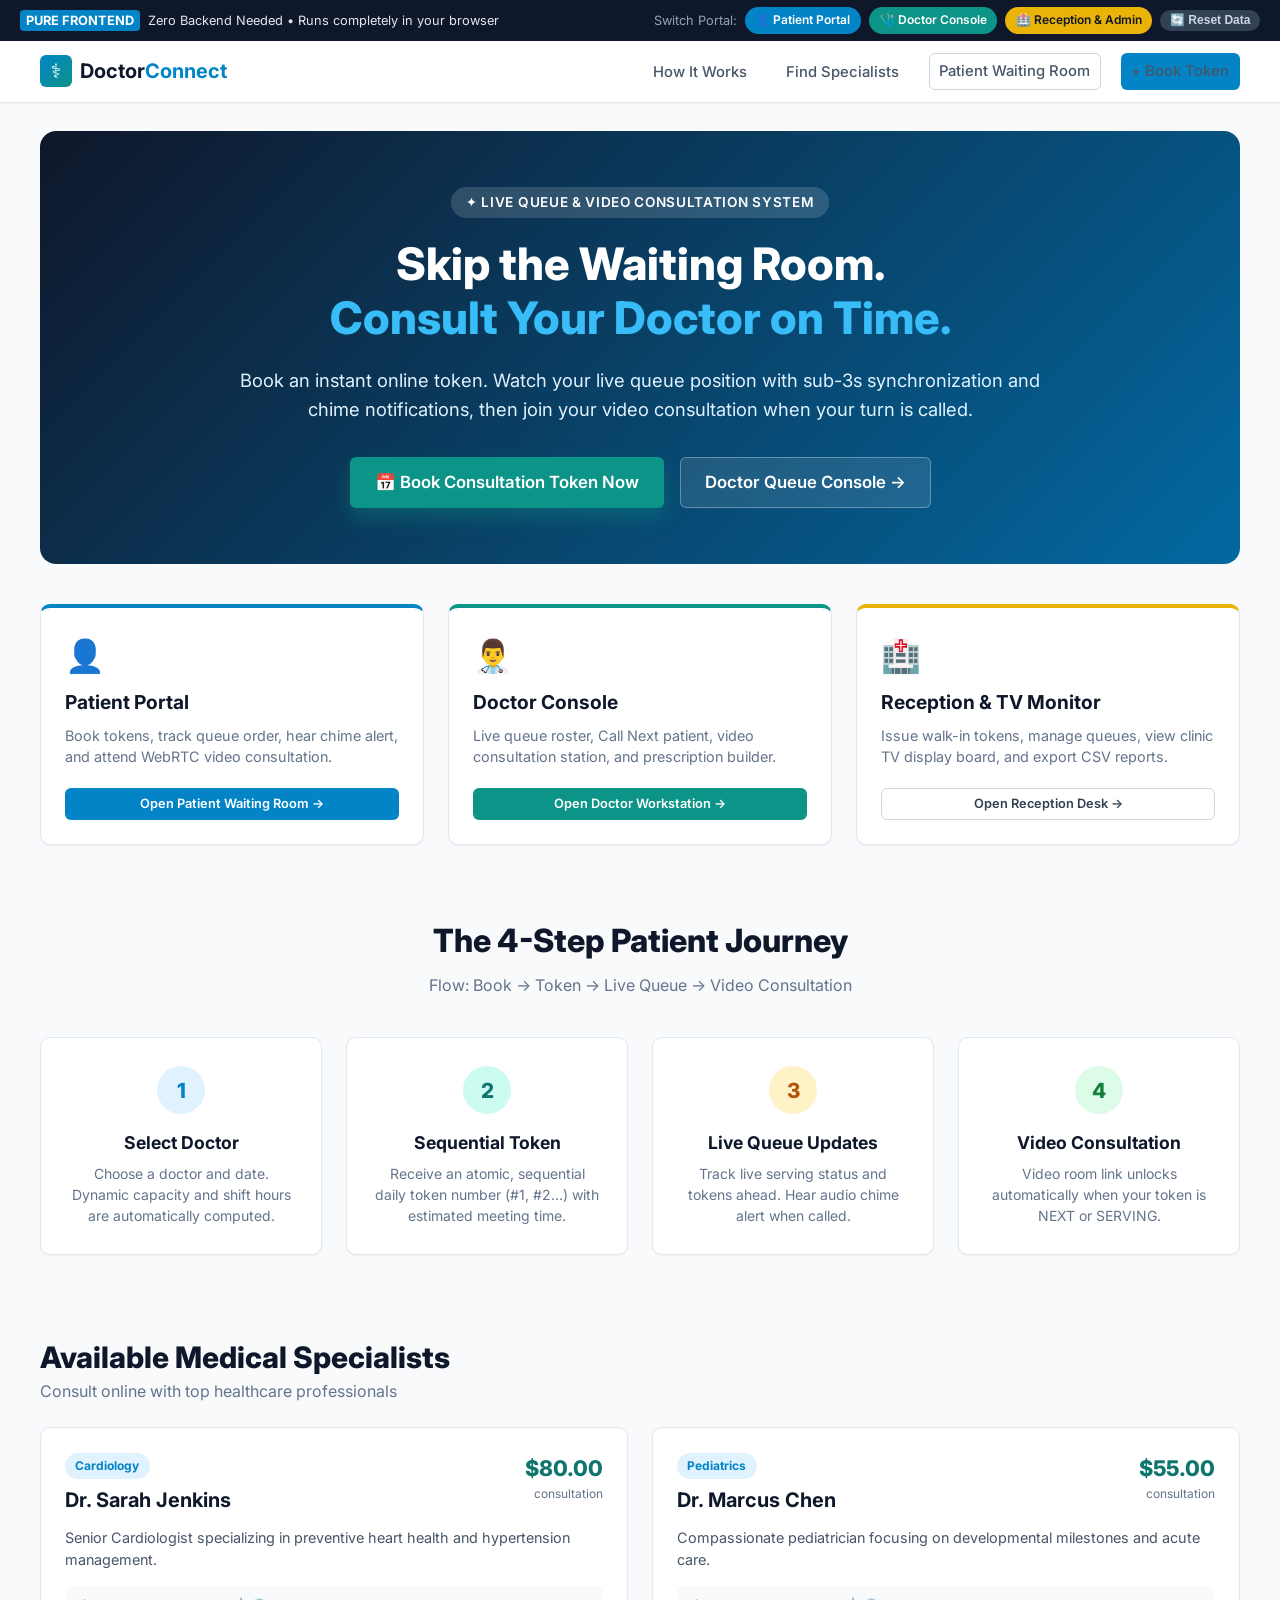
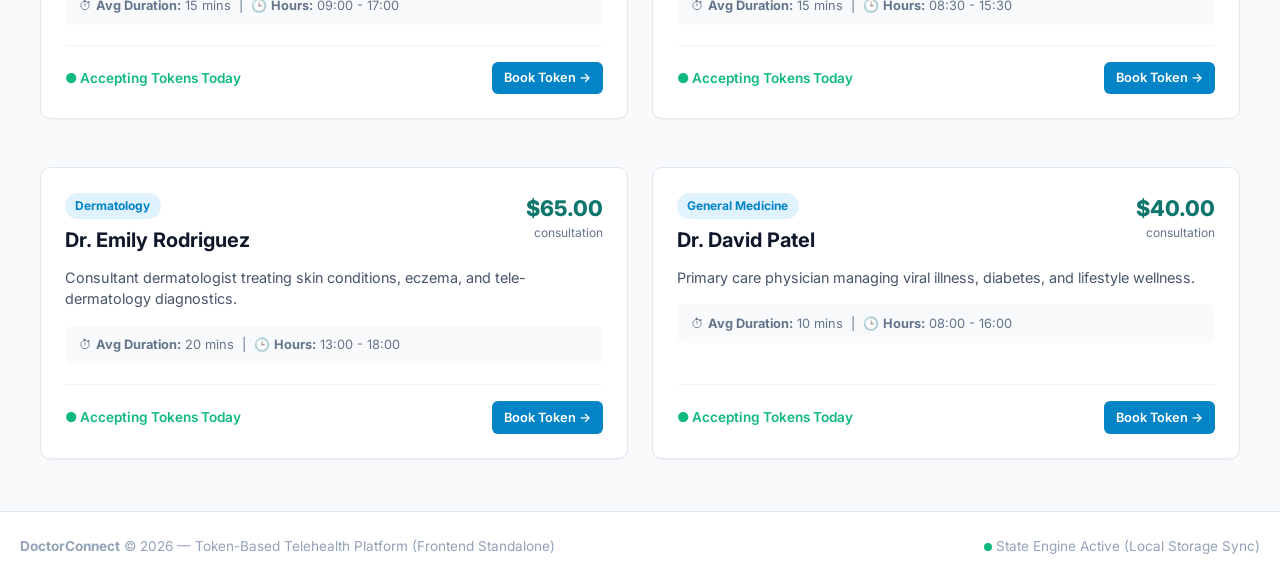
<file: frontend/index.html>
<!DOCTYPE html>
<html lang="en">
<head>
    <meta charset="UTF-8">
    <meta name="viewport" content="width=device-width, initial-scale=1.0">
    <title>DoctorConnect - Token-Based Consultation Platform (Frontend Standalone)</title>
    <link rel="preconnect" href="https://fonts.googleapis.com">
    <link href="https://fonts.googleapis.com/css2?family=Inter:wght@400;500;600;700;800;900&display=swap" rel="stylesheet">
    <link rel="stylesheet" href="css/style.css">
</head>
<body>

<!-- TOP ROLE SWITCHER BAR -->
<div class="demo-top-bar">
    <div style="display:flex; align-items:center; gap:8px;">
        <span style="background:#0284c7; color:white; padding:1px 6px; border-radius:4px; font-weight:700;">PURE FRONTEND</span>
        <span>Zero Backend Needed &bull; Runs completely in your browser</span>
    </div>
    <div class="role-pills">
        <span style="color:#94a3b8;">Switch Portal:</span>
        <a href="patient.html" class="role-pill" style="background:#0284c7; color:white;">👤 Patient Portal</a>
        <a href="doctor.html" class="role-pill" style="background:#0d9488; color:white;">🩺 Doctor Console</a>
        <a href="admin.html" class="role-pill" style="background:#eab308; color:#0f172a;">🏥 Reception & Admin</a>
        <button onclick="if(confirm('Reset all demo tokens to initial state?')) { DCStore.reset(); alert('State reset!'); window.location.reload(); }" class="role-pill" style="background:#334155; color:#cbd5e1; border:none;">🔄 Reset Data</button>
    </div>
</div>

<!-- NAVBAR -->
<header class="navbar">
    <div class="nav-container">
        <a href="index.html" class="brand">
            <div class="brand-icon">⚕</div>
            <div>Doctor<span>Connect</span></div>
        </a>
        <nav>
            <ul class="nav-links">
                <li><a href="#how-it-works">How It Works</a></li>
                <li><a href="#doctors">Find Specialists</a></li>
                <li><a href="patient.html" class="btn btn-outline btn-sm">Patient Waiting Room</a></li>
                <li><a href="patient.html?book=1" class="btn btn-primary btn-sm">+ Book Token</a></li>
            </ul>
        </nav>
    </div>
</header>

<main class="main-content">
    <!-- HERO -->
    <div style="background: linear-gradient(135deg, #0f172a 0%, #0369a1 100%); color:white; border-radius:var(--radius-lg); padding:3.5rem 2rem; margin-bottom:2.5rem; text-align:center;">
        <div style="max-width:820px; margin:0 auto;">
            <span style="background:rgba(255,255,255,0.15); padding:0.35rem 0.9rem; border-radius:var(--radius-full); font-size:0.85rem; font-weight:600; text-transform:uppercase; letter-spacing:0.05em; display:inline-block; margin-bottom:1.25rem;">
                ✦ Live Queue & Video Consultation System
            </span>
            <h1 style="font-size:2.8rem; font-weight:800; line-height:1.2; margin-bottom:1.25rem;">
                Skip the Waiting Room.<br><span style="color:#38bdf8;">Consult Your Doctor on Time.</span>
            </h1>
            <p style="font-size:1.15rem; color:#e0f2fe; margin-bottom:2rem; line-height:1.6;">
                Book an instant online token. Watch your live queue position with sub-3s synchronization and chime notifications, then join your video consultation when your turn is called.
            </p>
            <div style="display:flex; justify-content:center; gap:1rem; flex-wrap:wrap;">
                <a href="patient.html?book=1" class="btn btn-teal btn-lg" style="box-shadow:0 10px 20px rgba(13,148,136,0.35);">
                    📅 Book Consultation Token Now
                </a>
                <a href="doctor.html" class="btn btn-outline btn-lg" style="background:rgba(255,255,255,0.1); border-color:rgba(255,255,255,0.3); color:white;">
                    Doctor Queue Console &rarr;
                </a>
            </div>
        </div>
    </div>

    <!-- QUICK PORTAL ACCESS CARDS -->
    <div class="grid-3" style="margin-bottom:3rem;">
        <div class="card" style="border-top:4px solid #0284c7;">
            <div style="font-size:2rem; margin-bottom:0.5rem;">👤</div>
            <h3 style="font-size:1.2rem; font-weight:700; color:#0f172a; margin-bottom:0.5rem;">Patient Portal</h3>
            <p style="color:#64748b; font-size:0.9rem; margin-bottom:1.25rem;">Book tokens, track queue order, hear chime alert, and attend WebRTC video consultation.</p>
            <a href="patient.html" class="btn btn-primary btn-sm" style="width:100%;">Open Patient Waiting Room &rarr;</a>
        </div>

        <div class="card" style="border-top:4px solid #0d9488;">
            <div style="font-size:2rem; margin-bottom:0.5rem;">👨‍⚕️</div>
            <h3 style="font-size:1.2rem; font-weight:700; color:#0f172a; margin-bottom:0.5rem;">Doctor Console</h3>
            <p style="color:#64748b; font-size:0.9rem; margin-bottom:1.25rem;">Live queue roster, Call Next patient, video consultation station, and prescription builder.</p>
            <a href="doctor.html" class="btn btn-teal btn-sm" style="width:100%;">Open Doctor Workstation &rarr;</a>
        </div>

        <div class="card" style="border-top:4px solid #eab308;">
            <div style="font-size:2rem; margin-bottom:0.5rem;">🏥</div>
            <h3 style="font-size:1.2rem; font-weight:700; color:#0f172a; margin-bottom:0.5rem;">Reception & TV Monitor</h3>
            <p style="color:#64748b; font-size:0.9rem; margin-bottom:1.25rem;">Issue walk-in tokens, manage queues, view clinic TV display board, and export CSV reports.</p>
            <a href="admin.html" class="btn btn-outline btn-sm" style="width:100%;">Open Reception Desk &rarr;</a>
        </div>
    </div>

    <!-- HOW IT WORKS -->
    <div id="how-it-works" style="margin-bottom:3.5rem;">
        <div style="text-align:center; max-width:650px; margin:0 auto 2.5rem;">
            <h2 style="font-size:2rem; font-weight:800; color:#0f172a; margin-bottom:0.5rem;">The 4-Step Patient Journey</h2>
            <p style="color:#64748b;">Flow: Book &rarr; Token &rarr; Live Queue &rarr; Video Consultation</p>
        </div>

        <div class="grid-2" style="grid-template-columns: repeat(auto-fit, minmax(250px, 1fr));">
            <div class="card" style="text-align:center; padding:1.75rem;">
                <div style="width:48px; height:48px; background:#e0f2fe; color:#0284c7; border-radius:50%; display:flex; align-items:center; justify-content:center; font-size:1.3rem; font-weight:800; margin:0 auto 1rem;">1</div>
                <h3 style="font-size:1.1rem; color:#0f172a; margin-bottom:0.4rem;">Select Doctor</h3>
                <p style="color:#64748b; font-size:0.875rem;">Choose a doctor and date. Dynamic capacity and shift hours are automatically computed.</p>
            </div>
            <div class="card" style="text-align:center; padding:1.75rem;">
                <div style="width:48px; height:48px; background:#ccfbf1; color:#0f766e; border-radius:50%; display:flex; align-items:center; justify-content:center; font-size:1.3rem; font-weight:800; margin:0 auto 1rem;">2</div>
                <h3 style="font-size:1.1rem; color:#0f172a; margin-bottom:0.4rem;">Sequential Token</h3>
                <p style="color:#64748b; font-size:0.875rem;">Receive an atomic, sequential daily token number (#1, #2...) with estimated meeting time.</p>
            </div>
            <div class="card" style="text-align:center; padding:1.75rem;">
                <div style="width:48px; height:48px; background:#fef3c7; color:#b45309; border-radius:50%; display:flex; align-items:center; justify-content:center; font-size:1.3rem; font-weight:800; margin:0 auto 1rem;">3</div>
                <h3 style="font-size:1.1rem; color:#0f172a; margin-bottom:0.4rem;">Live Queue Updates</h3>
                <p style="color:#64748b; font-size:0.875rem;">Track live serving status and tokens ahead. Hear audio chime alert when called.</p>
            </div>
            <div class="card" style="text-align:center; padding:1.75rem;">
                <div style="width:48px; height:48px; background:#dcfce7; color:#15803d; border-radius:50%; display:flex; align-items:center; justify-content:center; font-size:1.3rem; font-weight:800; margin:0 auto 1rem;">4</div>
                <h3 style="font-size:1.1rem; color:#0f172a; margin-bottom:0.4rem;">Video Consultation</h3>
                <p style="color:#64748b; font-size:0.875rem;">Video room link unlocks automatically when your token is NEXT or SERVING.</p>
            </div>
        </div>
    </div>

    <!-- SPECIALISTS DIRECTORY -->
    <div id="doctors">
        <div style="margin-bottom:1.5rem;">
            <h2 style="font-size:1.85rem; font-weight:800; color:#0f172a;">Available Medical Specialists</h2>
            <p style="color:#64748b;">Consult online with top healthcare professionals</p>
        </div>

        <div class="grid-2" id="doctors-container"></div>
    </div>
</main>

<footer class="footer">
    <div style="max-width:1240px; margin:0 auto; display:flex; justify-content:space-between; align-items:center; flex-wrap:wrap; gap:1rem;">
        <div><strong>DoctorConnect</strong> &copy; 2026 &mdash; Token-Based Telehealth Platform (Frontend Standalone)</div>
        <div><span class="pulse-dot"></span> State Engine Active (Local Storage Sync)</div>
    </div>
</footer>

<script src="js/app.js"></script>
<script>
document.addEventListener('DOMContentLoaded', () => {
    const state = DCStore.load();
    const container = document.getElementById('doctors-container');

    container.innerHTML = state.doctors.map(d => `
        <div class="card" style="display:flex; flex-direction:column; justify-content:space-between;">
            <div>
                <div style="display:flex; justify-content:space-between; align-items:flex-start; margin-bottom:0.75rem;">
                    <div>
                        <span class="badge" style="background:#e0f2fe; color:#0284c7; font-weight:700;">${d.specialization}</span>
                        <h3 style="font-size:1.25rem; font-weight:700; color:#0f172a; margin-top:0.35rem;">${d.name}</h3>
                    </div>
                    <div style="text-align:right;">
                        <div style="font-size:1.35rem; font-weight:800; color:#0f766e;">$${d.fee.toFixed(2)}</div>
                        <div style="font-size:0.75rem; color:#64748b;">consultation</div>
                    </div>
                </div>

                <p style="color:#475569; font-size:0.9rem; line-height:1.5; margin-bottom:1rem;">${d.bio}</p>

                <div style="background:#f8fafc; padding:0.6rem 0.9rem; border-radius:6px; font-size:0.8rem; color:#64748b; margin-bottom:1.25rem;">
                    ⏱ <strong>Avg Duration:</strong> ${d.avg_mins} mins &nbsp;|&nbsp; 🕒 <strong>Hours:</strong> ${d.start_time} - ${d.end_time}
                </div>
            </div>

            <div style="border-top:1px solid #f1f5f9; padding-top:1rem; display:flex; justify-content:space-between; align-items:center;">
                <span style="font-size:0.85rem; color:#10b981; font-weight:600;">● Accepting Tokens Today</span>
                <a href="patient.html?doctor_id=${d.id}&book=1" class="btn btn-primary btn-sm">
                    Book Token &rarr;
                </a>
            </div>
        </div>
    `).join('');
});
</script>

</body>
</html>
</file>
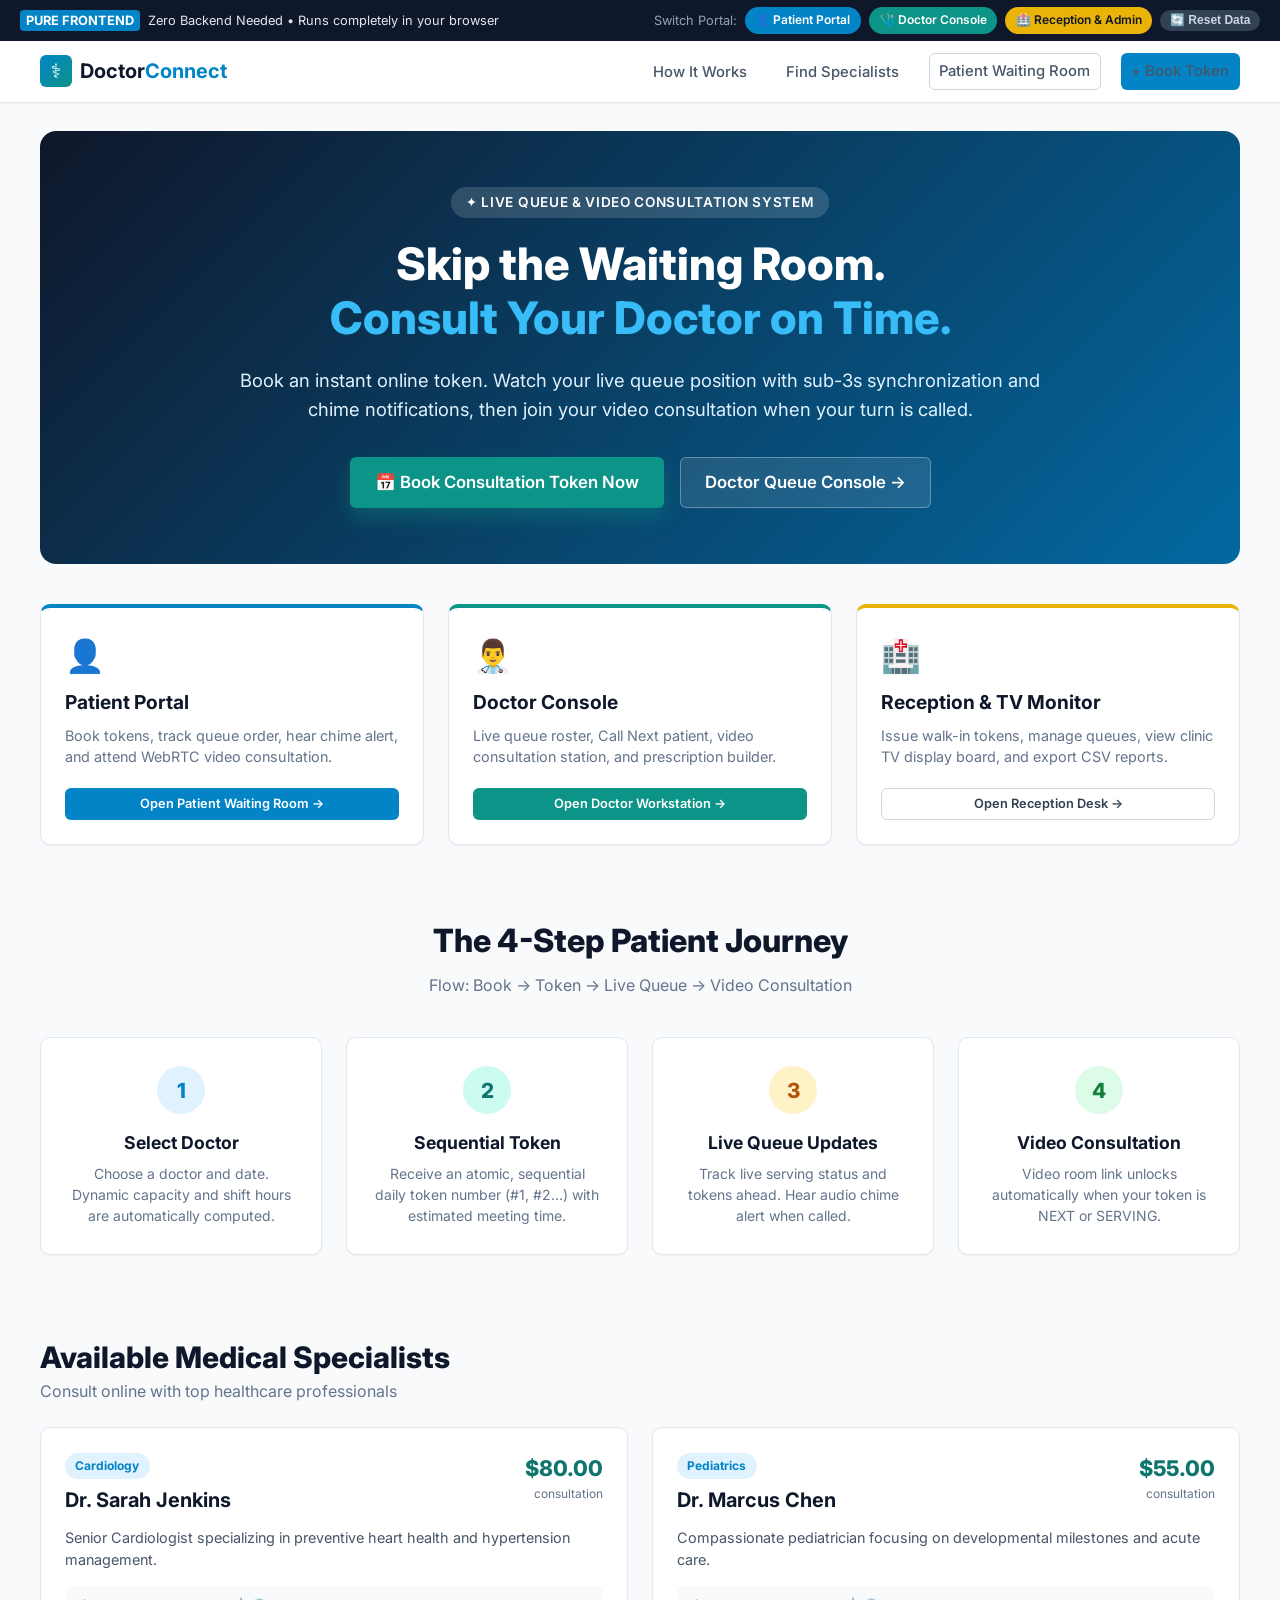
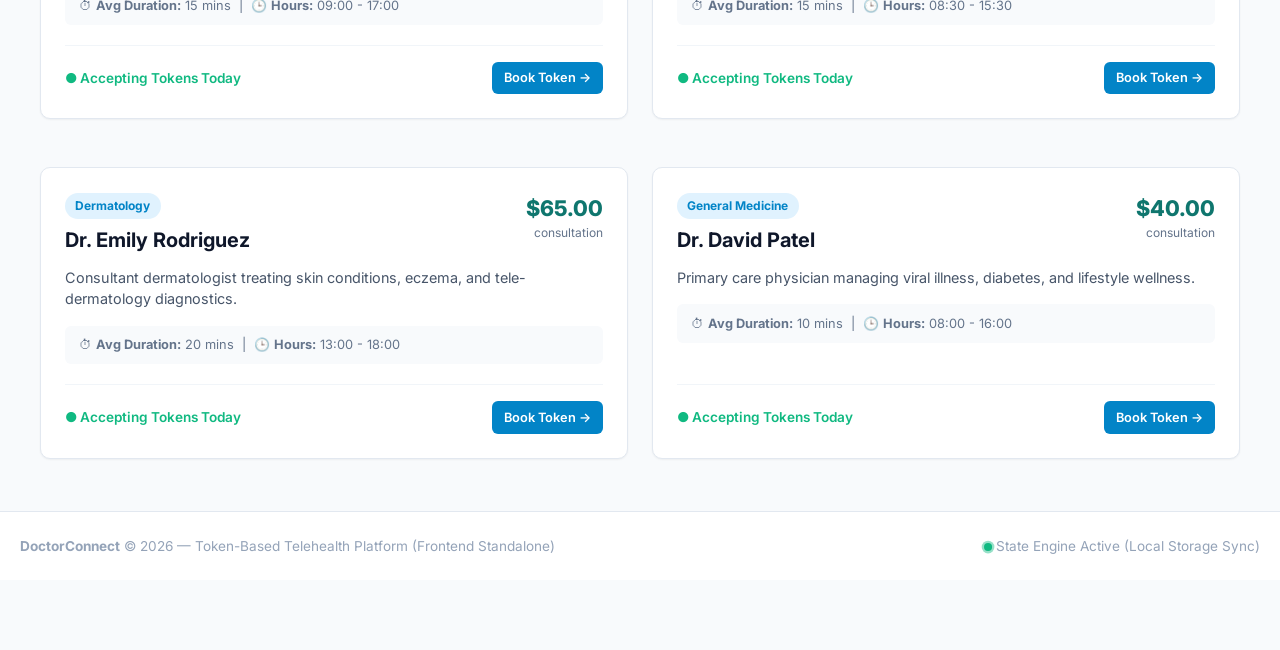
<file: frontend.html>
<!DOCTYPE html>
<html>
<head>
    <meta http-equiv="refresh" content="0; url=frontend/index.html">
    <title>Redirecting to DoctorConnect Frontend...</title>
</head>
<body>
    <p>Opening DoctorConnect Frontend... <a href="frontend/index.html">Click here if not redirected</a>.</p>
</body>
</html>
</file>
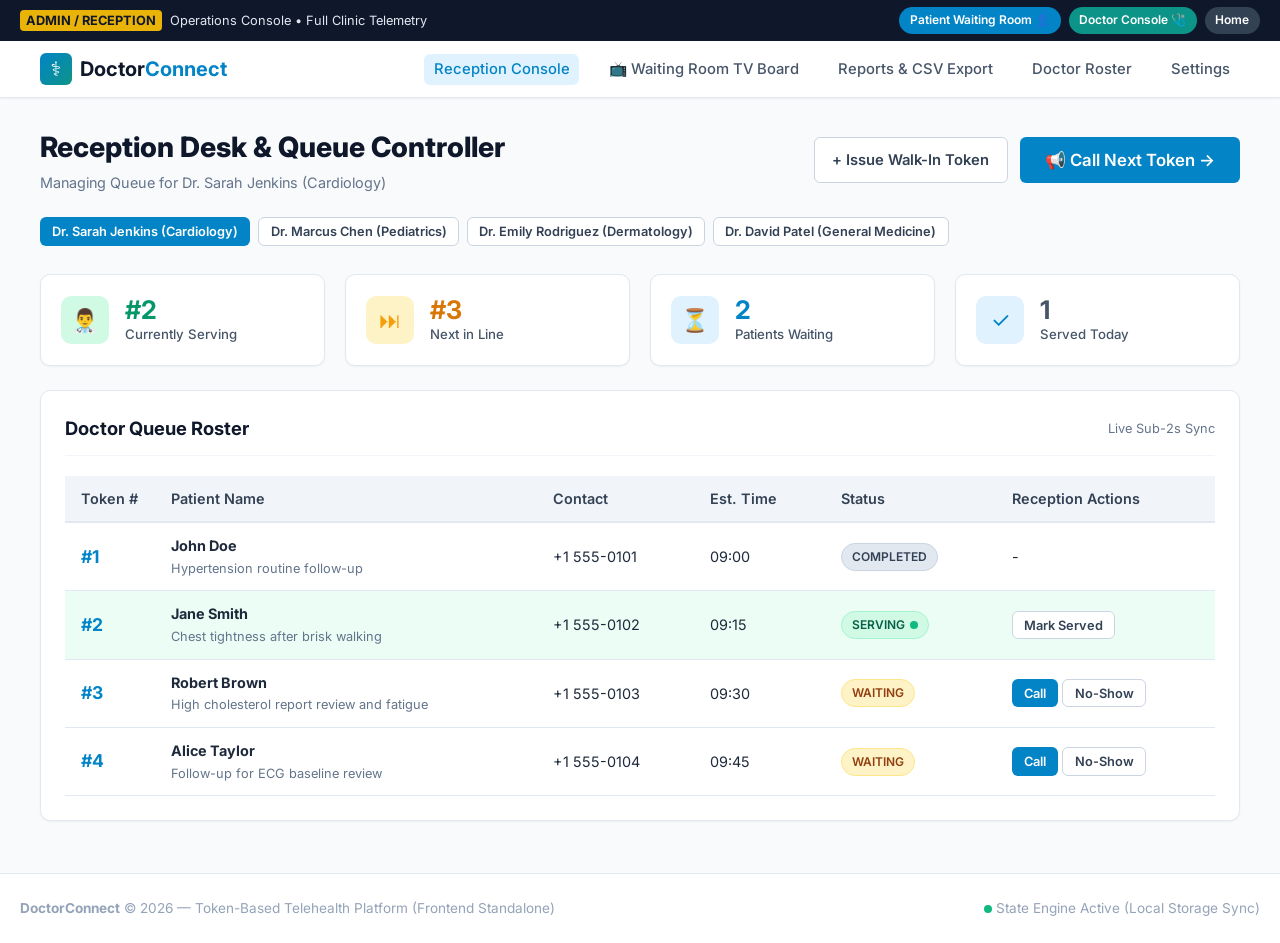
<file: frontend/admin.html>
<!DOCTYPE html>
<html lang="en">
<head>
    <meta charset="UTF-8">
    <meta name="viewport" content="width=device-width, initial-scale=1.0">
    <title>Reception & Admin Portal - DoctorConnect</title>
    <link rel="preconnect" href="https://fonts.googleapis.com">
    <link href="https://fonts.googleapis.com/css2?family=Inter:wght@400;500;600;700;800;900&display=swap" rel="stylesheet">
    <link rel="stylesheet" href="css/style.css">
    <style>
        .tv-monitor-mode {
            background-color: #0b1120 !important;
            color: #ffffff !important;
        }
        .tv-card {
            background: #1e293b;
            border: 2px solid #334155;
            border-radius: 14px;
            padding: 1.5rem;
            color: white;
            box-shadow: 0 10px 25px rgba(0,0,0,0.4);
        }
    </style>
</head>
<body>

<!-- TOP ROLE SWITCHER BAR -->
<div class="demo-top-bar">
    <div style="display:flex; align-items:center; gap:8px;">
        <span style="background:#eab308; color:#0f172a; padding:1px 6px; border-radius:4px; font-weight:700;">ADMIN / RECEPTION</span>
        <span>Operations Console &bull; Full Clinic Telemetry</span>
    </div>
    <div class="role-pills">
        <a href="patient.html" class="role-pill" style="background:#0284c7; color:white;">Patient Waiting Room 👤</a>
        <a href="doctor.html" class="role-pill" style="background:#0d9488; color:white;">Doctor Console 🩺</a>
        <a href="index.html" class="role-pill" style="background:#334155; color:white;">Home</a>
    </div>
</div>

<!-- NAVBAR -->
<header class="navbar">
    <div class="nav-container">
        <a href="index.html" class="brand">
            <div class="brand-icon">⚕</div>
            <div>Doctor<span>Connect</span></div>
        </a>
        <nav>
            <ul class="nav-links">
                <li><a href="javascript:void(0)" class="nav-tab-btn active" onclick="switchAdminTab('reception')">Reception Console</a></li>
                <li><a href="javascript:void(0)" class="nav-tab-btn" onclick="switchAdminTab('monitor')">📺 Waiting Room TV Board</a></li>
                <li><a href="javascript:void(0)" class="nav-tab-btn" onclick="switchAdminTab('reports')">Reports & CSV Export</a></li>
                <li><a href="javascript:void(0)" class="nav-tab-btn" onclick="switchAdminTab('doctors')">Doctor Roster</a></li>
                <li><a href="javascript:void(0)" class="nav-tab-btn" onclick="switchAdminTab('settings')">Settings</a></li>
            </ul>
        </nav>
    </div>
</header>

<main class="main-content">
    <!-- TAB 1: RECEPTION DESK -->
    <div id="admin-tab-reception" class="admin-pane">
        <div style="display:flex; justify-content:space-between; align-items:center; margin-bottom:1.5rem; flex-wrap:wrap; gap:1rem;">
            <div>
                <h1 style="font-size:1.75rem; font-weight:800; color:#0f172a; margin-bottom:0.25rem;">
                    Reception Desk & Queue Controller
                </h1>
                <p style="color:#64748b; font-size:0.9rem; margin:0;" id="reception-active-doc-label">
                    Managing queues across all active clinic doctors
                </p>
            </div>
            <div style="display:flex; gap:0.75rem;">
                <button type="button" class="btn btn-outline" onclick="openAdminWalkinModal()">
                    + Issue Walk-In Token
                </button>
                <button type="button" class="btn btn-primary btn-lg" onclick="triggerAdminCallNext()">
                    📢 Call Next Token &rarr;
                </button>
            </div>
        </div>

        <!-- DOCTOR SELECTOR TABS -->
        <div style="display:flex; gap:0.5rem; overflow-x:auto; padding-bottom:0.5rem; margin-bottom:1.25rem;" id="reception-doc-tabs"></div>

        <!-- 4 KPIS -->
        <div class="stats-grid">
            <div class="stat-card stat-success">
                <div class="stat-icon">👨‍⚕️</div>
                <div>
                    <div id="admin-kpi-serving" class="stat-val" style="color:#059669;">-</div>
                    <div class="stat-label">Currently Serving</div>
                </div>
            </div>

            <div class="stat-card stat-warning">
                <div class="stat-icon">⏭</div>
                <div>
                    <div id="admin-kpi-next" class="stat-val" style="color:#d97706;">-</div>
                    <div class="stat-label">Next in Line</div>
                </div>
            </div>

            <div class="stat-card stat-primary">
                <div class="stat-icon">⏳</div>
                <div>
                    <div id="admin-kpi-waiting" class="stat-val" style="color:#0284c7;">-</div>
                    <div class="stat-label">Patients Waiting</div>
                </div>
            </div>

            <div class="stat-card stat-primary">
                <div class="stat-icon">✓</div>
                <div>
                    <div id="admin-kpi-completed" class="stat-val" style="color:#475569;">-</div>
                    <div class="stat-label">Served Today</div>
                </div>
            </div>
        </div>

        <!-- QUEUE TABLE -->
        <div class="card">
            <div class="card-header">
                <h3 class="card-title">Doctor Queue Roster</h3>
                <span style="font-size:0.8rem; color:#64748b;">Live Sub-2s Sync</span>
            </div>
            <div class="table-responsive">
                <table class="table">
                    <thead>
                        <tr>
                            <th style="width:90px;">Token #</th>
                            <th>Patient Name</th>
                            <th>Contact</th>
                            <th>Est. Time</th>
                            <th>Status</th>
                            <th>Reception Actions</th>
                        </tr>
                    </thead>
                    <tbody id="reception-table-body"></tbody>
                </table>
            </div>
        </div>
    </div>

    <!-- TAB 2: WAITING ROOM TV MONITOR -->
    <div id="admin-tab-monitor" class="admin-pane" style="display:none;">
        <div style="background:#0f172a; color:white; border-radius:12px; padding:1.5rem 2rem; margin-bottom:1.5rem; display:flex; justify-content:space-between; align-items:center;">
            <div>
                <h2 style="font-size:1.5rem; font-weight:800; margin:0;">Waiting Room TV Display Screen</h2>
                <div style="font-size:0.85rem; color:#94a3b8; display:flex; align-items:center; gap:6px; margin-top:4px;">
                    <span class="pulse-dot"></span> Live Queue Station &bull; Multi-Doctor Sync
                </div>
            </div>
            <div style="font-size:1.75rem; font-family:monospace; font-weight:800; color:#38bdf8;" id="tv-clock">--:--:--</div>
        </div>

        <div class="grid-2" id="tv-grid-container"></div>
    </div>

    <!-- TAB 3: REPORTS & CSV EXPORT -->
    <div id="admin-tab-reports" class="admin-pane" style="display:none;">
        <div style="display:flex; justify-content:space-between; align-items:center; margin-bottom:1.5rem; flex-wrap:wrap; gap:1rem;">
            <div>
                <h1 style="font-size:1.75rem; font-weight:800; color:#0f172a; margin-bottom:0.25rem;">Analytics & Reports</h1>
                <p style="color:#64748b; font-size:0.9rem; margin:0;">Consultation metrics, no-show rate analytics, and data download</p>
            </div>
            <button class="btn btn-teal btn-lg" onclick="exportCSV()">
                📥 Download CSV Report
            </button>
        </div>

        <!-- 4 KPIS -->
        <div class="stats-grid">
            <div class="stat-card stat-primary">
                <div class="stat-icon">📊</div>
                <div>
                    <div class="stat-val" id="rep-kpi-total">-</div>
                    <div class="stat-label">Total Bookings</div>
                </div>
            </div>

            <div class="stat-card stat-success">
                <div class="stat-icon">✓</div>
                <div>
                    <div class="stat-val" id="rep-kpi-completed" style="color:#059669;">-</div>
                    <div class="stat-label">Completed Rate</div>
                </div>
            </div>

            <div class="stat-card stat-danger">
                <div class="stat-icon">⚠️</div>
                <div>
                    <div class="stat-val" id="rep-kpi-noshow" style="color:#dc2626;">-</div>
                    <div class="stat-label">No-Show Rate</div>
                </div>
            </div>

            <div class="stat-card stat-primary">
                <div class="stat-icon">💵</div>
                <div>
                    <div class="stat-val" id="rep-kpi-revenue" style="color:#0f766e;">-</div>
                    <div class="stat-label">Estimated Revenue</div>
                </div>
            </div>
        </div>

        <div class="card">
            <div class="card-header">
                <h3 class="card-title">All Consultation Records</h3>
            </div>
            <div class="table-responsive">
                <table class="table">
                    <thead>
                        <tr>
                            <th>Date</th>
                            <th>Token #</th>
                            <th>Patient Name</th>
                            <th>Doctor ID</th>
                            <th>Status</th>
                            <th>Diagnosis</th>
                        </tr>
                    </thead>
                    <tbody id="reports-table-body"></tbody>
                </table>
            </div>
        </div>
    </div>

    <!-- TAB 4: DOCTOR ROSTER -->
    <div id="admin-tab-doctors" class="admin-pane" style="display:none;">
        <div style="display:flex; justify-content:space-between; align-items:center; margin-bottom:1.5rem;">
            <div>
                <h1 style="font-size:1.75rem; font-weight:800; color:#0f172a; margin-bottom:0.25rem;">Doctor Roster & Specialties</h1>
                <p style="color:#64748b; font-size:0.9rem; margin:0;">Configure specialist profiles, consultation rates, and hours</p>
            </div>
            <button class="btn btn-primary" onclick="openAddDoctorModal()">+ Register Doctor</button>
        </div>

        <div class="card">
            <div class="table-responsive">
                <table class="table">
                    <thead>
                        <tr>
                            <th>ID</th>
                            <th>Doctor Name</th>
                            <th>Specialization</th>
                            <th>Consultation Fee</th>
                            <th>Avg Duration</th>
                            <th>Hours</th>
                        </tr>
                    </thead>
                    <tbody id="doctors-roster-body"></tbody>
                </table>
            </div>
        </div>
    </div>

    <!-- TAB 5: SETTINGS -->
    <div id="admin-tab-settings" class="admin-pane" style="display:none; max-width:700px; margin:0 auto;">
        <div class="card">
            <h2 style="font-size:1.35rem; font-weight:800; color:#0f172a; margin-bottom:1rem; border-bottom:1px solid #f1f5f9; padding-bottom:0.5rem;">Clinic Settings</h2>
            <form onsubmit="handleSaveSettings(event)">
                <div class="form-group">
                    <label class="form-label">Clinic Name</label>
                    <input type="text" id="set_name" class="form-control" required>
                </div>
                <div class="form-group">
                    <label class="form-label">Tagline</label>
                    <input type="text" id="set_tagline" class="form-control">
                </div>
                <div class="grid-2">
                    <div class="form-group">
                        <label class="form-label">Phone</label>
                        <input type="tel" id="set_phone" class="form-control">
                    </div>
                    <div class="form-group">
                        <label class="form-label">Email</label>
                        <input type="email" id="set_email" class="form-control">
                    </div>
                </div>
                <div class="form-group">
                    <label class="form-label">Address</label>
                    <input type="text" id="set_address" class="form-control">
                </div>
                <div style="margin-top:1.5rem; text-align:right;">
                    <button type="submit" class="btn btn-primary">Save Settings</button>
                </div>
            </form>
        </div>
    </div>
</main>

<!-- WALK-IN MODAL -->
<div id="admin-walkin-modal" class="modal-overlay">
    <div class="modal-box">
        <div style="display:flex; justify-content:space-between; align-items:center; margin-bottom:1.25rem;">
            <h3 style="margin:0; font-size:1.2rem; font-weight:800;">Issue Walk-In Token</h3>
            <button type="button" onclick="closeAdminWalkinModal()" style="background:none; border:none; font-size:1.5rem; cursor:pointer;">&times;</button>
        </div>

        <form onsubmit="handleAdminWalkin(event)">
            <div class="form-group">
                <label class="form-label">Patient Name *</label>
                <input type="text" id="admin_walkin_name" class="form-control" required>
            </div>
            <div class="form-group">
                <label class="form-label">Phone Number</label>
                <input type="tel" id="admin_walkin_phone" class="form-control" placeholder="+1 555-0000">
            </div>
            <div class="form-group">
                <label class="form-label">Reason for Visit</label>
                <input type="text" id="admin_walkin_reason" class="form-control">
            </div>
            <div style="display:flex; justify-content:flex-end; gap:0.5rem; margin-top:1.5rem;">
                <button type="button" class="btn btn-outline" onclick="closeAdminWalkinModal()">Cancel</button>
                <button type="submit" class="btn btn-teal">Issue Token &rarr;</button>
            </div>
        </form>
    </div>
</div>

<!-- ADD DOCTOR MODAL -->
<div id="admin-doctor-modal" class="modal-overlay">
    <div class="modal-box">
        <div style="display:flex; justify-content:space-between; align-items:center; margin-bottom:1.25rem;">
            <h3 style="margin:0; font-size:1.2rem; font-weight:800;">Register New Doctor</h3>
            <button type="button" onclick="closeAddDoctorModal()" style="background:none; border:none; font-size:1.5rem; cursor:pointer;">&times;</button>
        </div>

        <form onsubmit="handleAddDoctor(event)">
            <div class="form-group">
                <label class="form-label">Doctor Name *</label>
                <input type="text" id="new_doc_name" class="form-control" required placeholder="e.g. Dr. Jane Carter">
            </div>
            <div class="form-group">
                <label class="form-label">Specialization *</label>
                <input type="text" id="new_doc_spec" class="form-control" required placeholder="e.g. ENT, Neurology...">
            </div>
            <div class="grid-2">
                <div class="form-group">
                    <label class="form-label">Fee ($)</label>
                    <input type="number" id="new_doc_fee" class="form-control" value="50" required>
                </div>
                <div class="form-group">
                    <label class="form-label">Avg Duration (Mins)</label>
                    <input type="number" id="new_doc_mins" class="form-control" value="15" required>
                </div>
            </div>
            <div style="display:flex; justify-content:flex-end; gap:0.5rem; margin-top:1.5rem;">
                <button type="button" class="btn btn-outline" onclick="closeAddDoctorModal()">Cancel</button>
                <button type="submit" class="btn btn-teal">Add Doctor</button>
            </div>
        </form>
    </div>
</div>

<footer class="footer">
    <div style="max-width:1240px; margin:0 auto; display:flex; justify-content:space-between; align-items:center; flex-wrap:wrap; gap:1rem;">
        <div><strong>DoctorConnect</strong> &copy; 2026 &mdash; Token-Based Telehealth Platform (Frontend Standalone)</div>
        <div><span class="pulse-dot"></span> State Engine Active (Local Storage Sync)</div>
    </div>
</footer>

<script src="js/app.js"></script>
<script>
let selectedReceptionDocId = 1;

function switchAdminTab(tabName) {
    document.querySelectorAll('.admin-pane').forEach(el => el.style.display = 'none');
    document.querySelectorAll('.nav-tab-btn').forEach(el => el.classList.remove('active'));

    document.getElementById(`admin-tab-${tabName}`).style.display = 'block';
    const btn = Array.from(document.querySelectorAll('.nav-tab-btn')).find(el => el.textContent.toLowerCase().includes(tabName));
    if (btn) btn.classList.add('active');

    renderAdmin();
}

function renderAdmin() {
    const state = DCStore.load();
    const today = new Date().toISOString().split('T')[0];

    // 1. Reception Tabs
    const tabsContainer = document.getElementById('reception-doc-tabs');
    if (tabsContainer) {
        tabsContainer.innerHTML = state.doctors.map(d => `
            <button class="btn btn-sm ${d.id === selectedReceptionDocId ? 'btn-primary' : 'btn-outline'}" onclick="selectedReceptionDocId=${d.id}; renderAdmin();" style="white-space:nowrap;">
                ${d.name} (${d.specialization})
            </button>
        `).join('');
    }

    const q = QueueEngine.getDoctorQueue(selectedReceptionDocId, today);
    const activeDoc = state.doctors.find(d => d.id === selectedReceptionDocId) || state.doctors[0];
    document.getElementById('reception-active-doc-label').textContent = `Managing Queue for ${activeDoc.name} (${activeDoc.specialization})`;

    document.getElementById('admin-kpi-serving').textContent = q.current_serving_token ? '#' + q.current_serving_token : 'None';
    document.getElementById('admin-kpi-next').textContent = q.next_waiting_token ? '#' + q.next_waiting_token : 'None';
    document.getElementById('admin-kpi-waiting').textContent = q.waiting_count;
    document.getElementById('admin-kpi-completed').textContent = q.completed_count;

    // Table
    const tbody = document.getElementById('reception-table-body');
    if (tbody) {
        tbody.innerHTML = q.tokens.map(t => `
            <tr style="${t.status === 'serving' ? 'background:#ecfdf5;' : ''}">
                <td><strong style="color:#0284c7; font-size:1.1rem;">#${t.token_number}</strong></td>
                <td><strong>${t.patient_name}</strong><br><span style="font-size:0.8rem; color:#64748b;">${t.reason || ''}</span></td>
                <td>${t.patient_phone}</td>
                <td>${t.estimated_time.split(' ')[1]}</td>
                <td><span class="badge badge-${t.status}">${t.status.toUpperCase()} ${t.status === 'serving' ? '<span class="pulse-dot"></span>' : ''}</span></td>
                <td>
                    ${t.status === 'waiting' ? `
                        <button class="btn btn-sm btn-primary" onclick="setAdminTokenStatus(${t.id}, 'serving')">Call</button>
                        <button class="btn btn-sm btn-outline" onclick="setAdminTokenStatus(${t.id}, 'no_show')">No-Show</button>
                    ` : (t.status === 'serving' ? `
                        <button class="btn btn-sm btn-outline" onclick="setAdminTokenStatus(${t.id}, 'completed')">Mark Served</button>
                    ` : '-')}
                </td>
            </tr>
        `).join('');
    }

    // 2. TV Monitor
    const tvContainer = document.getElementById('tv-grid-container');
    if (tvContainer) {
        tvContainer.innerHTML = state.doctors.map(d => {
            const dq = QueueEngine.getDoctorQueue(d.id, today);
            return `
                <div class="tv-card">
                    <div style="display:flex; justify-content:space-between; align-items:flex-start;">
                        <div>
                            <span class="badge" style="background:#0284c7; color:white;">${d.specialization}</span>
                            <h3 style="font-size:1.35rem; margin-top:4px;">${d.name}</h3>
                        </div>
                        ${dq.current_serving_token ? '<span class="badge badge-serving"><span class="pulse-dot"></span> SERVING</span>' : ''}
                    </div>

                    <div style="background:linear-gradient(135deg, #0284c7, #0d9488); border-radius:12px; padding:1.25rem; text-align:center; margin:1.25rem 0;">
                        <div style="font-size:0.75rem; font-weight:700; text-transform:uppercase; letter-spacing:0.1em; color:#e0f2fe;">NOW SERVING</div>
                        <div style="font-size:3.5rem; font-weight:900; line-height:1.1;">
                            ${dq.current_serving_token ? '#' + dq.current_serving_token : '---'}
                        </div>
                        <div style="font-size:0.9rem; color:#f0fdf4; margin-top:2px;">
                            ${dq.current_serving ? dq.current_serving.patient_name : 'Waiting for next patient'}
                        </div>
                    </div>

                    <div style="display:flex; justify-content:space-between; background:#0f172a; padding:0.75rem 1rem; border-radius:8px; font-size:0.9rem;">
                        <div><span style="color:#94a3b8; font-size:0.75rem; display:block;">NEXT IN LINE</span><strong style="color:#f59e0b; font-size:1.1rem;">${dq.next_waiting_token ? '#' + dq.next_waiting_token : 'None'}</strong></div>
                        <div style="text-align:right;"><span style="color:#94a3b8; font-size:0.75rem; display:block;">WAITING</span><strong style="color:#38bdf8; font-size:1.1rem;">${dq.waiting_count} patients</strong></div>
                    </div>
                </div>
            `;
        }).join('');
    }

    // 3. Reports
    const totalAppts = state.appointments.length;
    const completedAppts = state.appointments.filter(a => a.status === 'completed').length;
    const noShowAppts = state.appointments.filter(a => a.status === 'no_show').length;
    let rev = 0;
    state.appointments.filter(a => a.status === 'completed').forEach(a => {
        const doc = state.doctors.find(d => d.id === a.doctor_id);
        if (doc) rev += doc.fee;
    });

    document.getElementById('rep-kpi-total').textContent = totalAppts;
    document.getElementById('rep-kpi-completed').textContent = `${completedAppts} (${totalAppts ? Math.round((completedAppts/totalAppts)*100) : 0}%)`;
    document.getElementById('rep-kpi-noshow').textContent = `${noShowAppts} (${totalAppts ? Math.round((noShowAppts/totalAppts)*100) : 0}%)`;
    document.getElementById('rep-kpi-revenue').textContent = `$${rev.toFixed(2)}`;

    const repTbody = document.getElementById('reports-table-body');
    if (repTbody) {
        repTbody.innerHTML = state.appointments.map(a => `
            <tr>
                <td>${a.date}</td>
                <td><strong style="color:#0284c7;">#${a.token_number}</strong></td>
                <td>${a.patient_name}</td>
                <td>Doctor #${a.doctor_id}</td>
                <td><span class="badge badge-${a.status}">${a.status.toUpperCase()}</span></td>
                <td>${a.diagnosis || '-'}</td>
            </tr>
        `).join('');
    }

    // 4. Doctor Roster
    const docTbody = document.getElementById('doctors-roster-body');
    if (docTbody) {
        docTbody.innerHTML = state.doctors.map(d => `
            <tr>
                <td>#${d.id}</td>
                <td><strong>${d.name}</strong></td>
                <td><span class="badge" style="background:#e0f2fe; color:#0284c7;">${d.specialization}</span></td>
                <td>$${d.fee.toFixed(2)}</td>
                <td>${d.avg_mins} mins</td>
                <td>${d.start_time} - ${d.end_time}</td>
            </tr>
        `).join('');
    }

    // 5. Settings
    document.getElementById('set_name').value = state.clinic_settings.clinic_name;
    document.getElementById('set_tagline').value = state.clinic_settings.clinic_tagline;
    document.getElementById('set_phone').value = state.clinic_settings.clinic_phone;
    document.getElementById('set_email').value = state.clinic_settings.clinic_email;
    document.getElementById('set_address').value = state.clinic_settings.clinic_address;
}

function triggerAdminCallNext() {
    const res = QueueEngine.callNext(selectedReceptionDocId);
    alert(res.message);
    renderAdmin();
}

function setAdminTokenStatus(id, status) {
    QueueEngine.setStatus(id, status);
    renderAdmin();
}

function openAdminWalkinModal() { document.getElementById('admin-walkin-modal').style.display = 'flex'; }
function closeAdminWalkinModal() { document.getElementById('admin-walkin-modal').style.display = 'none'; }

function handleAdminWalkin(e) {
    e.preventDefault();
    const name = document.getElementById('admin_walkin_name').value.trim();
    const phone = document.getElementById('admin_walkin_phone').value.trim();
    const reason = document.getElementById('admin_walkin_reason').value.trim();
    const today = new Date().toISOString().split('T')[0];

    const res = QueueEngine.bookToken(name, phone, selectedReceptionDocId, today, reason);
    if (res.success) {
        alert(`✓ Walk-in Token #${res.appointment.token_number} issued successfully for ${name}.`);
        closeAdminWalkinModal();
        renderAdmin();
    }
}

function openAddDoctorModal() { document.getElementById('admin-doctor-modal').style.display = 'flex'; }
function closeAddDoctorModal() { document.getElementById('admin-doctor-modal').style.display = 'none'; }

function handleAddDoctor(e) {
    e.preventDefault();
    const state = DCStore.load();
    const newDoc = {
        id: state.doctors.length + 1,
        name: document.getElementById('new_doc_name').value.trim(),
        specialization: document.getElementById('new_doc_spec').value.trim(),
        fee: parseFloat(document.getElementById('new_doc_fee').value) || 50,
        avg_mins: parseInt(document.getElementById('new_doc_mins').value, 10) || 15,
        start_time: '09:00',
        end_time: '17:00',
        bio: 'Board-certified medical specialist.'
    };
    state.doctors.push(newDoc);
    DCStore.save(state);
    alert(`Doctor ${newDoc.name} registered.`);
    closeAddDoctorModal();
    renderAdmin();
}

function handleSaveSettings(e) {
    e.preventDefault();
    const state = DCStore.load();
    state.clinic_settings.clinic_name = document.getElementById('set_name').value.trim();
    state.clinic_settings.clinic_tagline = document.getElementById('set_tagline').value.trim();
    state.clinic_settings.clinic_phone = document.getElementById('set_phone').value.trim();
    state.clinic_settings.clinic_email = document.getElementById('set_email').value.trim();
    state.clinic_settings.clinic_address = document.getElementById('set_address').value.trim();
    DCStore.save(state);
    alert('Clinic settings updated.');
    renderAdmin();
}

// Clock
setInterval(() => {
    const el = document.getElementById('tv-clock');
    if (el) el.textContent = new Date().toLocaleTimeString();
}, 1000);

// Auto-sync
window.addEventListener('storage', renderAdmin);
window.addEventListener('dc_state_updated', renderAdmin);
setInterval(renderAdmin, 2000);

document.addEventListener('DOMContentLoaded', renderAdmin);
</script>

</body>
</html>
</file>
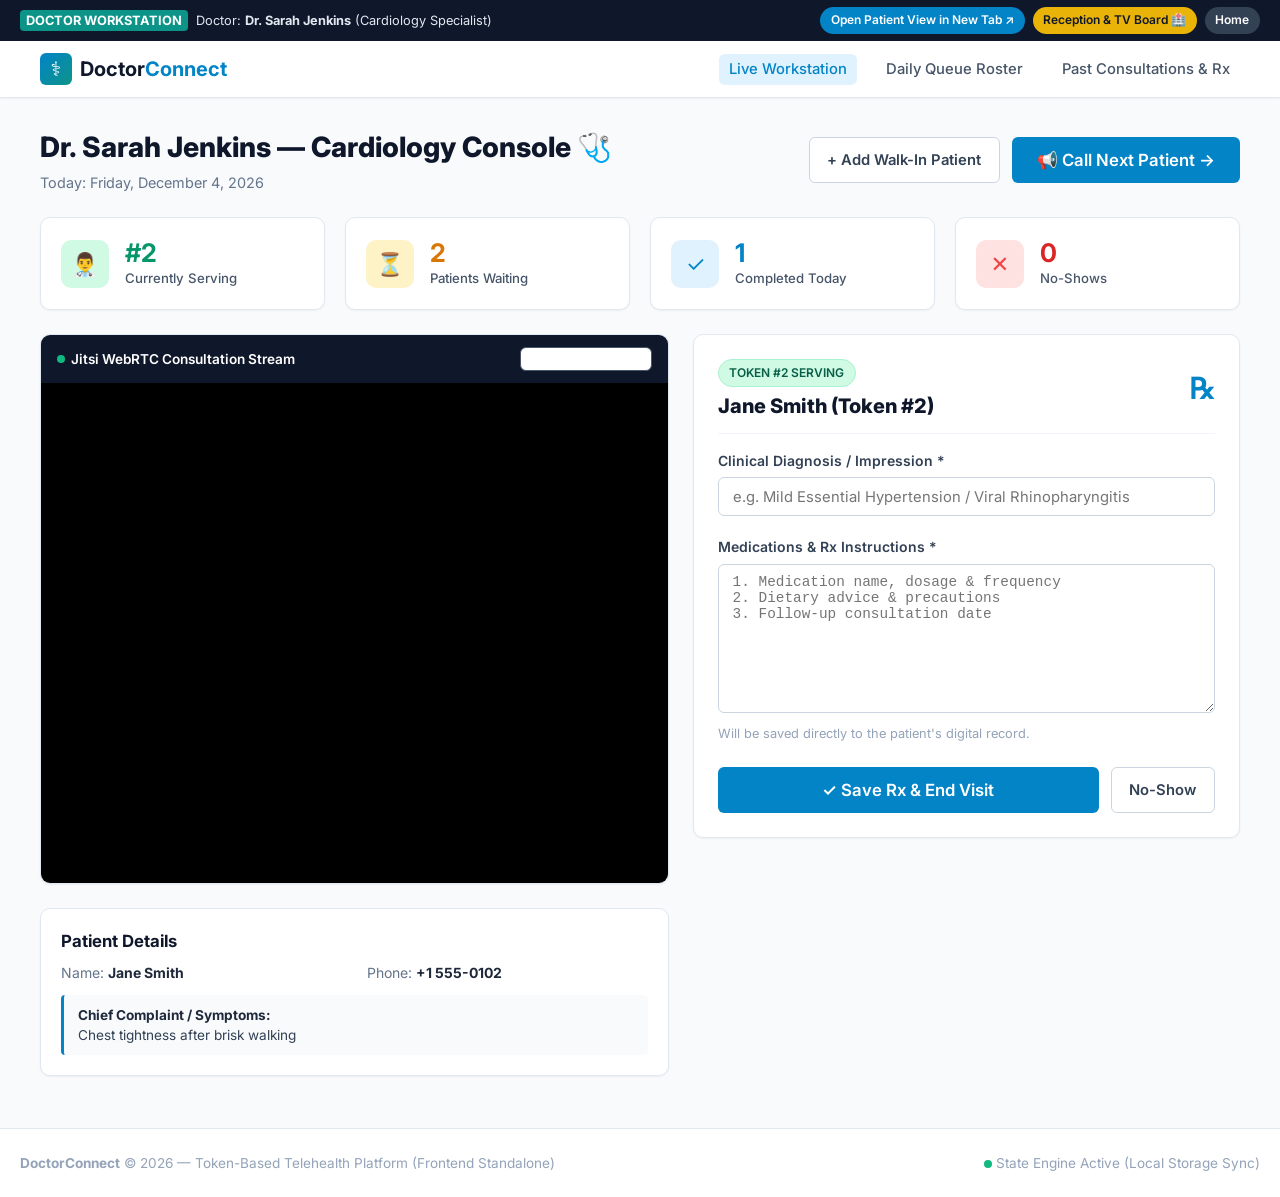
<file: frontend/doctor.html>
<!DOCTYPE html>
<html lang="en">
<head>
    <meta charset="UTF-8">
    <meta name="viewport" content="width=device-width, initial-scale=1.0">
    <title>Doctor Console - DoctorConnect</title>
    <link rel="preconnect" href="https://fonts.googleapis.com">
    <link href="https://fonts.googleapis.com/css2?family=Inter:wght@400;500;600;700;800;900&display=swap" rel="stylesheet">
    <link rel="stylesheet" href="css/style.css">
</head>
<body>

<!-- TOP ROLE SWITCHER BAR -->
<div class="demo-top-bar">
    <div style="display:flex; align-items:center; gap:8px;">
        <span style="background:#0d9488; color:white; padding:1px 6px; border-radius:4px; font-weight:700;">DOCTOR WORKSTATION</span>
        <span>Doctor: <strong>Dr. Sarah Jenkins</strong> (Cardiology Specialist)</span>
    </div>
    <div class="role-pills">
        <a href="patient.html" class="role-pill" style="background:#0284c7; color:white;">Open Patient View in New Tab ↗</a>
        <a href="admin.html" class="role-pill" style="background:#eab308; color:#0f172a;">Reception & TV Board 🏥</a>
        <a href="index.html" class="role-pill" style="background:#334155; color:white;">Home</a>
    </div>
</div>

<!-- NAVBAR -->
<header class="navbar">
    <div class="nav-container">
        <a href="index.html" class="brand">
            <div class="brand-icon">⚕</div>
            <div>Doctor<span>Connect</span></div>
        </a>
        <nav>
            <ul class="nav-links">
                <li><a href="javascript:void(0)" class="nav-tab-btn active" onclick="switchDocTab('workstation')">Live Workstation</a></li>
                <li><a href="javascript:void(0)" class="nav-tab-btn" onclick="switchDocTab('queue')">Daily Queue Roster</a></li>
                <li><a href="javascript:void(0)" class="nav-tab-btn" onclick="switchDocTab('prescriptions')">Past Consultations & Rx</a></li>
            </ul>
        </nav>
    </div>
</header>

<main class="main-content">
    <!-- HEADER -->
    <div style="display:flex; justify-content:space-between; align-items:center; margin-bottom:1.5rem; flex-wrap:wrap; gap:1rem;">
        <div>
            <h1 style="font-size:1.75rem; font-weight:800; color:#0f172a; margin-bottom:0.25rem;">
                Dr. Sarah Jenkins &mdash; Cardiology Console 🩺
            </h1>
            <p style="color:#64748b; font-size:0.9rem; margin:0;" id="doctor-date-subtitle">
                Live queue controller & real-time teleconsultation workstation
            </p>
        </div>

        <div style="display:flex; gap:0.75rem; flex-wrap:wrap;">
            <button type="button" class="btn btn-outline" onclick="openWalkinModal()">
                + Add Walk-In Patient
            </button>
            <button type="button" class="btn btn-primary btn-lg" onclick="triggerCallNext()">
                📢 Call Next Patient &rarr;
            </button>
        </div>
    </div>

    <!-- 4 KPI STAT CARDS -->
    <div class="stats-grid">
        <div class="stat-card stat-success">
            <div class="stat-icon">👨‍⚕️</div>
            <div>
                <div id="kpi-serving" class="stat-val" style="color:#059669;">-</div>
                <div class="stat-label">Currently Serving</div>
            </div>
        </div>

        <div class="stat-card stat-warning">
            <div class="stat-icon">⏳</div>
            <div>
                <div id="kpi-waiting" class="stat-val" style="color:#d97706;">-</div>
                <div class="stat-label">Patients Waiting</div>
            </div>
        </div>

        <div class="stat-card stat-primary">
            <div class="stat-icon">✓</div>
            <div>
                <div id="kpi-completed" class="stat-val" style="color:#0284c7;">-</div>
                <div class="stat-label">Completed Today</div>
            </div>
        </div>

        <div class="stat-card stat-danger">
            <div class="stat-icon">✕</div>
            <div>
                <div id="kpi-noshow" class="stat-val" style="color:#dc2626;">-</div>
                <div class="stat-label">No-Shows</div>
            </div>
        </div>
    </div>

    <!-- TAB 1: LIVE WORKSTATION -->
    <div id="doc-tab-workstation" class="doc-tab-pane">
        <div class="grid-2" style="grid-template-columns: 1.15fr 1fr; align-items:start;">
            <!-- LEFT: VIDEO ROOM -->
            <div>
                <div class="card" style="padding:0; overflow:hidden;">
                    <div style="padding:0.75rem 1rem; background:#0f172a; color:white; display:flex; justify-content:space-between; align-items:center;">
                        <div style="font-size:0.85rem; font-weight:600; display:flex; align-items:center; gap:6px;">
                            <span class="pulse-dot" style="background:#10b981;"></span> Jitsi WebRTC Consultation Stream
                        </div>
                        <a id="video-ext-link" href="#" target="_blank" class="btn btn-sm btn-outline" style="color:white; border-color:#475569; padding:2px 8px; font-size:0.75rem;">Open Full Window ↗</a>
                    </div>
                    <div style="height:500px; background:#000;">
                        <iframe id="doc-video-iframe" src="" allow="camera; microphone; fullscreen; display-capture; autoplay" style="width:100%; height:100%; border:none;"></iframe>
                    </div>
                </div>

                <!-- PATIENT INFO CARD -->
                <div class="card" style="margin-top:1rem; padding:1.25rem;">
                    <h3 style="font-size:1.05rem; font-weight:700; color:#0f172a; margin-bottom:0.5rem;">Patient Details</h3>
                    <div class="grid-2" style="font-size:0.875rem; margin-bottom:0.75rem;">
                        <div><span style="color:#64748b;">Name:</span> <strong id="in-room-patient-name">-</strong></div>
                        <div><span style="color:#64748b;">Phone:</span> <strong id="in-room-patient-phone">-</strong></div>
                    </div>
                    <div style="background:#f8fafc; border-left:3px solid #0284c7; padding:0.6rem 0.9rem; border-radius:4px; font-size:0.85rem;">
                        <strong>Chief Complaint / Symptoms:</strong><br>
                        <span id="in-room-patient-reason" style="color:#334155;">-</span>
                    </div>
                </div>
            </div>

            <!-- RIGHT: PRESCRIPTION BUILDER & CONTROLS -->
            <div>
                <div class="card" style="padding:1.5rem;">
                    <div style="display:flex; justify-content:space-between; align-items:center; margin-bottom:1rem; border-bottom:1px solid #f1f5f9; padding-bottom:0.75rem;">
                        <div>
                            <span class="badge badge-serving" id="in-room-token-badge">TOKEN IN ROOM</span>
                            <h2 style="font-size:1.25rem; font-weight:800; color:#0f172a; margin-top:4px;" id="in-room-title">No Patient In Room</h2>
                        </div>
                        <span class="rx-symbol" style="font-size:1.8rem;">℞</span>
                    </div>

                    <form id="doc-rx-form" onsubmit="handleSaveRx(event)">
                        <div class="form-group">
                            <label class="form-label" for="doc_diagnosis">Clinical Diagnosis / Impression *</label>
                            <input type="text" id="doc_diagnosis" class="form-control" required placeholder="e.g. Mild Essential Hypertension / Viral Rhinopharyngitis">
                        </div>

                        <div class="form-group">
                            <label class="form-label" for="doc_prescription">Medications & Rx Instructions *</label>
                            <textarea id="doc_prescription" class="form-control" rows="8" style="font-family:monospace; font-size:0.9rem;" required placeholder="1. Medication name, dosage & frequency&#10;2. Dietary advice & precautions&#10;3. Follow-up consultation date"></textarea>
                            <div class="form-text">Will be saved directly to the patient's digital record.</div>
                        </div>

                        <div style="display:flex; gap:0.75rem; margin-top:1.5rem;">
                            <button type="submit" id="btn-save-rx" class="btn btn-primary btn-lg" style="flex:1;">
                                ✓ Save Rx & End Visit
                            </button>
                            <button type="button" class="btn btn-outline" onclick="triggerMarkNoShow()">
                                No-Show
                            </button>
                        </div>
                    </form>
                </div>
            </div>
        </div>
    </div>

    <!-- TAB 2: DAILY QUEUE ROSTER -->
    <div id="doc-tab-queue" class="doc-tab-pane" style="display:none;">
        <div class="card">
            <div class="card-header">
                <h3 class="card-title">Today's Patient Queue Roster</h3>
                <span style="font-size:0.85rem; color:#64748b;">Updates in real-time</span>
            </div>
            <div class="table-responsive">
                <table class="table">
                    <thead>
                        <tr>
                            <th>Token #</th>
                            <th>Patient Name</th>
                            <th>Contact</th>
                            <th>Est. Time</th>
                            <th>Status</th>
                            <th>Actions</th>
                        </tr>
                    </thead>
                    <tbody id="doc-queue-table-body"></tbody>
                </table>
            </div>
        </div>
    </div>

    <!-- TAB 3: PAST CONSULTATIONS -->
    <div id="doc-tab-prescriptions" class="doc-tab-pane" style="display:none;">
        <div class="card">
            <div class="card-header">
                <h3 class="card-title">Completed Consultations & Issued Prescriptions</h3>
            </div>
            <div class="table-responsive">
                <table class="table">
                    <thead>
                        <tr>
                            <th>Date</th>
                            <th>Token #</th>
                            <th>Patient Name</th>
                            <th>Diagnosis</th>
                            <th>Prescription Summary</th>
                            <th>Action</th>
                        </tr>
                    </thead>
                    <tbody id="doc-history-table-body"></tbody>
                </table>
            </div>
        </div>
    </div>
</main>

<!-- WALK-IN PATIENT MODAL -->
<div id="walkin-modal" class="modal-overlay">
    <div class="modal-box">
        <div style="display:flex; justify-content:space-between; align-items:center; margin-bottom:1.25rem;">
            <h3 style="margin:0; font-size:1.2rem; font-weight:800; color:#0f172a;">Issue Walk-In Token</h3>
            <button type="button" onclick="closeWalkinModal()" style="background:none; border:none; font-size:1.5rem; cursor:pointer; color:#64748b;">&times;</button>
        </div>

        <form id="walkin-form" onsubmit="handleWalkinSubmit(event)">
            <div class="form-group">
                <label class="form-label" for="walkin_name">Patient Full Name *</label>
                <input type="text" id="walkin_name" class="form-control" required placeholder="Full Name">
            </div>

            <div class="form-group">
                <label class="form-label" for="walkin_phone">Phone Number</label>
                <input type="tel" id="walkin_phone" class="form-control" placeholder="+1 555-0000">
            </div>

            <div class="form-group">
                <label class="form-label" for="walkin_reason">Reason for Visit</label>
                <input type="text" id="walkin_reason" class="form-control" placeholder="Symptoms / consultation purpose">
            </div>

            <div style="display:flex; gap:0.5rem; justify-content:flex-end; margin-top:1.5rem;">
                <button type="button" class="btn btn-outline" onclick="closeWalkinModal()">Cancel</button>
                <button type="submit" class="btn btn-teal">Issue Token &rarr;</button>
            </div>
        </form>
    </div>
</div>

<footer class="footer">
    <div style="max-width:1240px; margin:0 auto; display:flex; justify-content:space-between; align-items:center; flex-wrap:wrap; gap:1rem;">
        <div><strong>DoctorConnect</strong> &copy; 2026 &mdash; Token-Based Telehealth Platform (Frontend Standalone)</div>
        <div><span class="pulse-dot"></span> State Engine Active (Local Storage Sync)</div>
    </div>
</footer>

<script src="js/app.js"></script>
<script>
const doctorId = 1; // Dr. Sarah Jenkins
let activeServingAppointmentId = null;

function switchDocTab(tabName) {
    document.querySelectorAll('.doc-tab-pane').forEach(el => el.style.display = 'none');
    document.querySelectorAll('.nav-tab-btn').forEach(el => el.classList.remove('active'));

    document.getElementById(`doc-tab-${tabName}`).style.display = 'block';
    const btn = Array.from(document.querySelectorAll('.nav-tab-btn')).find(el => el.textContent.toLowerCase().includes(tabName));
    if (btn) btn.classList.add('active');

    renderDoctorDashboard();
}

function renderDoctorDashboard() {
    const today = new Date().toISOString().split('T')[0];
    const q = QueueEngine.getDoctorQueue(doctorId, today);
    const state = DCStore.load();

    document.getElementById('doctor-date-subtitle').textContent = `Today: ${new Date().toLocaleDateString('en-US', { weekday: 'long', year: 'numeric', month: 'long', day: 'numeric' })}`;

    // KPIs
    document.getElementById('kpi-serving').textContent = q.current_serving_token ? '#' + q.current_serving_token : 'None';
    document.getElementById('kpi-waiting').textContent = q.waiting_count;
    document.getElementById('kpi-completed').textContent = q.completed_count;
    document.getElementById('kpi-noshow').textContent = q.no_show_count;

    // Currently Serving
    const serving = q.current_serving;
    if (serving) {
        activeServingAppointmentId = serving.id;
        document.getElementById('in-room-title').textContent = `${serving.patient_name} (Token #${serving.token_number})`;
        document.getElementById('in-room-token-badge').textContent = `TOKEN #${serving.token_number} SERVING`;
        document.getElementById('in-room-patient-name').textContent = serving.patient_name;
        document.getElementById('in-room-patient-phone').textContent = serving.patient_phone;
        document.getElementById('in-room-patient-reason').textContent = serving.reason || 'General Consultation';

        document.getElementById('doc-diagnosis').value = serving.diagnosis || '';
        document.getElementById('doc-prescription').value = serving.prescription || '';
        document.getElementById('btn-save-rx').disabled = false;

        const iframe = document.getElementById('doc-video-iframe');
        if (!iframe.src || !iframe.src.includes(`appt-${serving.id}`)) {
            iframe.src = serving.meeting_link + '#userInfo.displayName=Dr.+Sarah+Jenkins';
            document.getElementById('video-ext-link').href = serving.meeting_link;
        }
    } else {
        activeServingAppointmentId = null;
        document.getElementById('in-room-title').textContent = 'No Patient In Room';
        document.getElementById('in-room-token-badge').textContent = 'ROOM EMPTY';
        document.getElementById('in-room-patient-name').textContent = '-';
        document.getElementById('in-room-patient-phone').textContent = '-';
        document.getElementById('in-room-patient-reason').textContent = 'Queue is empty or waiting for doctor to call next.';
        document.getElementById('btn-save-rx').disabled = true;
    }

    // Daily Roster Table
    const tbodyQueue = document.getElementById('doc-queue-table-body');
    if (tbodyQueue) {
        tbodyQueue.innerHTML = q.tokens.map(t => `
            <tr style="${t.status === 'serving' ? 'background:#ecfdf5;' : ''}">
                <td><strong style="color:#0284c7; font-size:1.1rem;">#${t.token_number}</strong></td>
                <td><strong>${t.patient_name}</strong><br><span style="font-size:0.8rem; color:#64748b;">${t.reason || ''}</span></td>
                <td>${t.patient_phone}</td>
                <td>${t.estimated_time.split(' ')[1]}</td>
                <td><span class="badge badge-${t.status}">${t.status.toUpperCase()} ${t.status === 'serving' ? '<span class="pulse-dot"></span>' : ''}</span></td>
                <td>
                    ${t.status === 'waiting' ? `
                        <button class="btn btn-sm btn-primary" onclick="setTokenStatus(${t.id}, 'serving')">Call</button>
                        <button class="btn btn-sm btn-outline" onclick="setTokenStatus(${t.id}, 'no_show')">No-Show</button>
                    ` : (t.status === 'serving' ? `
                        <button class="btn btn-sm btn-teal" onclick="switchDocTab('workstation')">In Call 📹</button>
                        <button class="btn btn-sm btn-outline" onclick="setTokenStatus(${t.id}, 'completed')">Complete</button>
                    ` : (t.status === 'completed' && t.prescription ? `<span style="color:#059669; font-size:0.85rem; font-weight:600;">✓ Rx Saved</span>` : '-'))}
                </td>
            </tr>
        `).join('');
    }

    // Past History Table
    const tbodyHistory = document.getElementById('doc-history-table-body');
    if (tbodyHistory) {
        const completed = state.appointments.filter(a => a.doctor_id === doctorId && a.status === 'completed');
        tbodyHistory.innerHTML = completed.map(c => `
            <tr>
                <td>${c.date}</td>
                <td><strong style="color:#0284c7;">#${c.token_number}</strong></td>
                <td><strong>${c.patient_name}</strong><br><span style="font-size:0.8rem; color:#64748b;">${c.patient_phone}</span></td>
                <td><strong>${c.diagnosis || 'Routine Checkup'}</strong></td>
                <td><span style="font-family:monospace; font-size:0.85rem; color:#475569;">${(c.prescription || '').slice(0, 60)}...</span></td>
                <td><a href="patient.html" class="btn btn-sm btn-outline" onclick="localStorage.setItem('view_rx_id', ${c.id})">View</a></td>
            </tr>
        `).join('');
    }
}

function triggerCallNext() {
    const res = QueueEngine.callNext(doctorId);
    alert(res.message);
    renderDoctorDashboard();
}

function setTokenStatus(appointmentId, status) {
    QueueEngine.setStatus(appointmentId, status);
    renderDoctorDashboard();
}

function triggerMarkNoShow() {
    if (!activeServingAppointmentId) return;
    if (confirm('Mark this patient as No-Show and remove from consultation room?')) {
        QueueEngine.setStatus(activeServingAppointmentId, 'no_show');
        renderDoctorDashboard();
    }
}

function handleSaveRx(e) {
    e.preventDefault();
    if (!activeServingAppointmentId) {
        alert('No patient currently in consultation room.');
        return;
    }

    const diag = document.getElementById('doc_diagnosis').value.trim();
    const rx = document.getElementById('doc_prescription').value.trim();

    const res = QueueEngine.completeConsultation(activeServingAppointmentId, diag, rx);
    alert(res.message);
    document.getElementById('doc-rx-form').reset();
    renderDoctorDashboard();
}

// Walk-in modal
function openWalkinModal() { document.getElementById('walkin-modal').style.display = 'flex'; }
function closeWalkinModal() { document.getElementById('walkin-modal').style.display = 'none'; }

function handleWalkinSubmit(e) {
    e.preventDefault();
    const name = document.getElementById('walkin_name').value.trim();
    const phone = document.getElementById('walkin_phone').value.trim();
    const reason = document.getElementById('walkin_reason').value.trim();
    const today = new Date().toISOString().split('T')[0];

    const res = QueueEngine.bookToken(name, phone, doctorId, today, reason);
    if (res.success) {
        alert(`✓ Walk-in Token #${res.appointment.token_number} issued successfully for ${name}.`);
        closeWalkinModal();
        document.getElementById('walkin-form').reset();
        renderDoctorDashboard();
    }
}

// Auto-sync across tabs
window.addEventListener('storage', renderDoctorDashboard);
window.addEventListener('dc_state_updated', renderDoctorDashboard);
setInterval(renderDoctorDashboard, 2000);

document.addEventListener('DOMContentLoaded', renderDoctorDashboard);
</script>

</body>
</html>
</file>
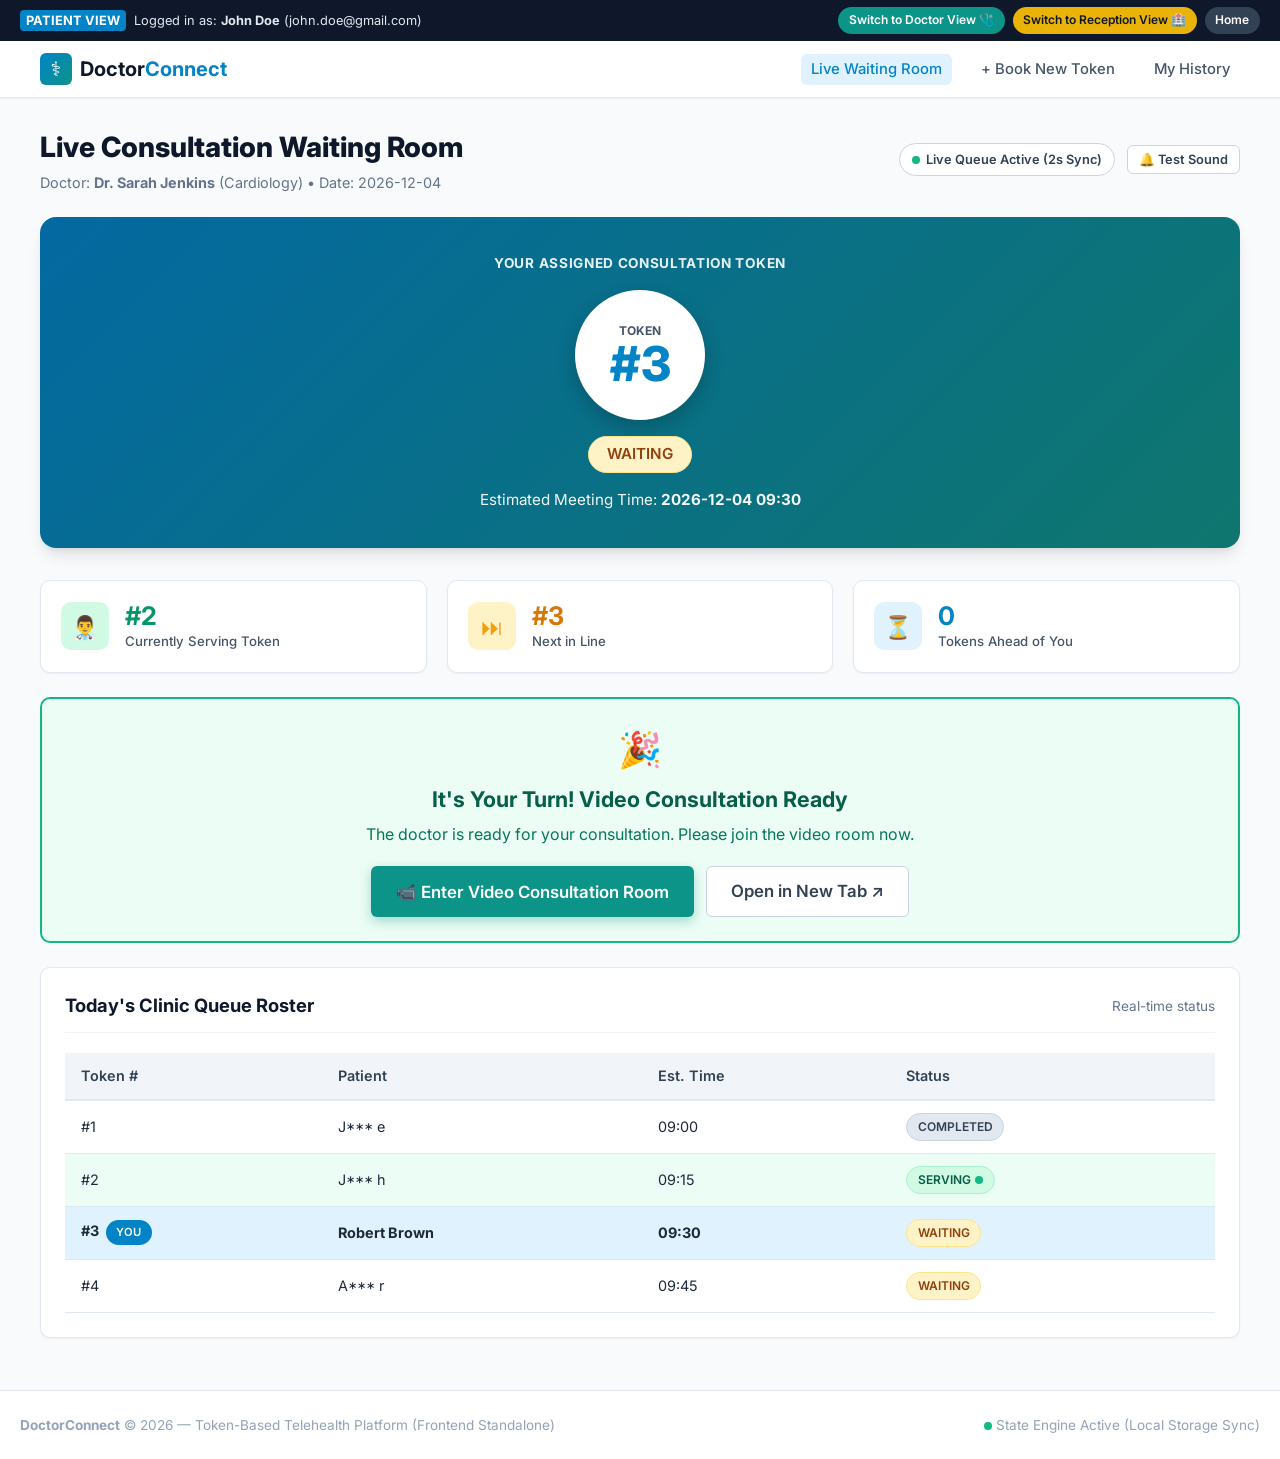
<file: frontend/patient.html>
<!DOCTYPE html>
<html lang="en">
<head>
    <meta charset="UTF-8">
    <meta name="viewport" content="width=device-width, initial-scale=1.0">
    <title>Patient Portal - DoctorConnect</title>
    <link rel="preconnect" href="https://fonts.googleapis.com">
    <link href="https://fonts.googleapis.com/css2?family=Inter:wght@400;500;600;700;800;900&display=swap" rel="stylesheet">
    <link rel="stylesheet" href="css/style.css">
</head>
<body>

<!-- TOP ROLE SWITCHER BAR -->
<div class="demo-top-bar">
    <div style="display:flex; align-items:center; gap:8px;">
        <span style="background:#0284c7; color:white; padding:1px 6px; border-radius:4px; font-weight:700;">PATIENT VIEW</span>
        <span>Logged in as: <strong>John Doe</strong> (john.doe@gmail.com)</span>
    </div>
    <div class="role-pills">
        <a href="doctor.html" class="role-pill" style="background:#0d9488; color:white;">Switch to Doctor View 🩺</a>
        <a href="admin.html" class="role-pill" style="background:#eab308; color:#0f172a;">Switch to Reception View 🏥</a>
        <a href="index.html" class="role-pill" style="background:#334155; color:white;">Home</a>
    </div>
</div>

<!-- NAVBAR -->
<header class="navbar">
    <div class="nav-container">
        <a href="index.html" class="brand">
            <div class="brand-icon">⚕</div>
            <div>Doctor<span>Connect</span></div>
        </a>
        <nav>
            <ul class="nav-links">
                <li><a href="javascript:void(0)" class="nav-tab-btn active" onclick="switchTab('queue')">Live Waiting Room</a></li>
                <li><a href="javascript:void(0)" class="nav-tab-btn" onclick="switchTab('book')">+ Book New Token</a></li>
                <li><a href="javascript:void(0)" class="nav-tab-btn" onclick="switchTab('history')">My History</a></li>
            </ul>
        </nav>
    </div>
</header>

<main class="main-content">
    <!-- TAB 1: LIVE WAITING ROOM -->
    <div id="tab-queue" class="tab-pane">
        <!-- HEADER -->
        <div style="display:flex; justify-content:space-between; align-items:center; margin-bottom:1.5rem; flex-wrap:wrap; gap:1rem;">
            <div>
                <h1 style="font-size:1.75rem; font-weight:800; color:#0f172a; margin-bottom:0.25rem;">
                    Live Consultation Waiting Room
                </h1>
                <p style="color:#64748b; font-size:0.9rem; margin:0;" id="queue-subtitle">
                    Tracking live queue position for today's appointment
                </p>
            </div>
            <div style="display:flex; align-items:center; gap:0.75rem;">
                <div style="display:flex; align-items:center; gap:6px; background:#ffffff; border:1px solid #cbd5e1; padding:6px 12px; border-radius:999px; font-size:0.8rem; font-weight:600; color:#334155;">
                    <span class="pulse-dot"></span> Live Queue Active (2s Sync)
                </div>
                <button type="button" class="btn btn-outline btn-sm" onclick="AudioBell.playChime()" title="Test chime audio">
                    🔔 Test Sound
                </button>
            </div>
        </div>

        <!-- MAIN PATIENT HERO CARD -->
        <div class="queue-hero-card" id="patient-hero-card">
            <div style="font-size:0.85rem; font-weight:700; text-transform:uppercase; letter-spacing:0.05em; opacity:0.9;">
                Your Assigned Consultation Token
            </div>
            <div class="token-circle-badge">
                <div class="token-lbl">TOKEN</div>
                <div class="token-num" id="my-token-number">#3</div>
            </div>
            <div style="display:flex; gap:1rem; align-items:center; margin-bottom:1rem;">
                <span id="my-token-status" class="badge badge-waiting" style="font-size:0.95rem; padding:0.4rem 1.1rem;">
                    WAITING
                </span>
            </div>
            <div style="font-size:0.95rem; opacity:0.95;" id="my-estimated-time">
                Estimated Meeting Time: <strong>Loading...</strong>
            </div>
        </div>

        <!-- 3 LIVE METRIC COUNTERS -->
        <div class="stats-grid">
            <div class="stat-card stat-success">
                <div class="stat-icon">👨‍⚕️</div>
                <div>
                    <div id="stat-current-serving" class="stat-val" style="color:#059669;">-</div>
                    <div class="stat-label">Currently Serving Token</div>
                </div>
            </div>

            <div class="stat-card stat-warning">
                <div class="stat-icon">⏭</div>
                <div>
                    <div id="stat-next-token" class="stat-val" style="color:#d97706;">-</div>
                    <div class="stat-label">Next in Line</div>
                </div>
            </div>

            <div class="stat-card stat-primary">
                <div class="stat-icon">⏳</div>
                <div>
                    <div id="stat-tokens-ahead" class="stat-val" style="color:#0284c7;">-</div>
                    <div class="stat-label">Tokens Ahead of You</div>
                </div>
            </div>
        </div>

        <!-- DYNAMIC VIDEO CONSULTATION MEETING CONTAINER (CRITICAL REQUIREMENT) -->
        <div id="meeting-banner-box" class="meeting-banner meeting-locked">
            <!-- Dynamically populated based on lock/unlock status -->
        </div>

        <!-- EMBEDDED JITSI VIDEO ROOM (WHEN ACTIVE) -->
        <div id="video-room-container" style="display:none; margin-bottom:2rem;">
            <div class="card" style="padding:0; overflow:hidden;">
                <div style="background:#0f172a; color:white; padding:0.75rem 1rem; display:flex; justify-content:space-between; align-items:center;">
                    <div style="display:flex; align-items:center; gap:8px; font-weight:600; font-size:0.9rem;">
                        <span class="pulse-dot"></span> Live Video Consultation Session
                    </div>
                    <button class="btn btn-sm btn-outline" style="color:white; border-color:#475569;" onclick="document.getElementById('video-room-container').style.display='none'">Close Video Window</button>
                </div>
                <div class="video-frame-container">
                    <iframe id="video-iframe" src="" allow="camera; microphone; fullscreen; display-capture; autoplay"></iframe>
                </div>
            </div>
        </div>

        <!-- TODAY'S FULL QUEUE LIST -->
        <div class="card">
            <div class="card-header">
                <h3 class="card-title">Today's Clinic Queue Roster</h3>
                <span style="font-size:0.85rem; color:#64748b;" id="queue-roster-count">Real-time status</span>
            </div>
            <div class="table-responsive">
                <table class="table">
                    <thead>
                        <tr>
                            <th>Token #</th>
                            <th>Patient</th>
                            <th>Est. Time</th>
                            <th>Status</th>
                        </tr>
                    </thead>
                    <tbody id="queue-roster-body"></tbody>
                </table>
            </div>
        </div>
    </div>

    <!-- TAB 2: BOOK ONLINE TOKEN -->
    <div id="tab-book" class="tab-pane" style="display:none; max-width:800px; margin:0 auto;">
        <div style="margin-bottom:1.5rem;">
            <h1 style="font-size:1.75rem; font-weight:800; color:#0f172a; margin-bottom:0.25rem;">
                Book an Online Consultation Token
            </h1>
            <p style="color:#64748b; font-size:0.9rem; margin:0;">
                Select a doctor and date. Tokens are assigned atomically and sequentially.
            </p>
        </div>

        <div class="grid-2" style="grid-template-columns: 1.3fr 1fr; align-items:start;">
            <!-- FORM -->
            <div class="card">
                <form id="booking-form" onsubmit="handleBookSubmit(event)">
                    <div class="form-group">
                        <label class="form-label" for="book_patient_name">Your Name *</label>
                        <input type="text" id="book_patient_name" class="form-control" required value="John Doe">
                    </div>

                    <div class="form-group">
                        <label class="form-label" for="book_doctor_id">Select Doctor / Specialist *</label>
                        <select id="book_doctor_id" class="form-select" required onchange="updateBookingPreview()"></select>
                    </div>

                    <div class="form-group">
                        <label class="form-label" for="book_date">Consultation Date *</label>
                        <input type="date" id="book_date" class="form-control" required onchange="updateBookingPreview()">
                    </div>

                    <div class="form-group">
                        <label class="form-label" for="book_reason">Reason for Visit / Symptoms</label>
                        <textarea id="book_reason" class="form-control" rows="3" placeholder="Describe symptoms or reasons for consultation..."></textarea>
                    </div>

                    <div style="margin-top:1.5rem;">
                        <button type="submit" class="btn btn-teal btn-lg" style="width:100%;">
                            Confirm & Issue Token &rarr;
                        </button>
                    </div>
                </form>
            </div>

            <!-- LIVE PREVIEW CARD -->
            <div class="card" style="background:linear-gradient(135deg, #f8fafc, #e0f2fe); border:1px solid #bfdbfe;">
                <h3 style="font-size:1rem; font-weight:700; color:#0369a1; margin-bottom:1rem;">
                    🎫 Token Order Preview
                </h3>
                <div style="background:white; border-radius:8px; padding:1.25rem; text-align:center; box-shadow:var(--shadow-sm); margin-bottom:1.25rem;">
                    <div style="font-size:0.75rem; text-transform:uppercase; color:#64748b; font-weight:700;">Projected Token #</div>
                    <div id="preview-token-num" style="font-size:2.8rem; font-weight:800; color:#0284c7; line-height:1.2;">#1</div>
                    <div style="font-size:0.8rem; color:#64748b; margin-top:4px;">First available token for date</div>
                </div>

                <div style="font-size:0.875rem; color:#334155; line-height:1.8;">
                    <div style="display:flex; justify-content:space-between;">
                        <span style="color:#64748b;">Specialist:</span>
                        <strong id="preview-doctor-name">-</strong>
                    </div>
                    <div style="display:flex; justify-content:space-between;">
                        <span style="color:#64748b;">Consultation Fee:</span>
                        <strong id="preview-fee" style="color:#0f766e;">-</strong>
                    </div>
                    <div style="display:flex; justify-content:space-between;">
                        <span style="color:#64748b;">Est. Meeting Time:</span>
                        <strong id="preview-est-time">-</strong>
                    </div>
                </div>

                <hr style="border:none; border-top:1px dashed #cbd5e1; margin:1rem 0;">
                <p style="font-size:0.75rem; color:#64748b; margin:0; line-height:1.4;">
                    🔒 <strong>Privacy Rule:</strong> Video room link activates automatically when your token is called or next in line.
                </p>
            </div>
        </div>
    </div>

    <!-- TAB 3: HISTORY -->
    <div id="tab-history" class="tab-pane" style="display:none;">
        <div style="display:flex; justify-content:space-between; align-items:center; margin-bottom:1.5rem;">
            <div>
                <h1 style="font-size:1.75rem; font-weight:800; color:#0f172a; margin-bottom:0.25rem;">My Consultation Records</h1>
                <p style="color:#64748b; font-size:0.9rem; margin:0;">Past consultations, doctor notes, and clinical prescriptions</p>
            </div>
            <button class="btn btn-primary" onclick="switchTab('book')">+ Book New Token</button>
        </div>

        <div class="card">
            <div class="table-responsive">
                <table class="table">
                    <thead>
                        <tr>
                            <th>Token #</th>
                            <th>Date</th>
                            <th>Doctor</th>
                            <th>Reason / Symptoms</th>
                            <th>Status</th>
                            <th>Actions</th>
                        </tr>
                    </thead>
                    <tbody id="history-table-body"></tbody>
                </table>
            </div>
        </div>
    </div>
</main>

<!-- PRESCRIPTION MODAL SHEET -->
<div id="rx-modal" class="modal-overlay">
    <div class="modal-box" style="max-width:700px; max-height:90vh; overflow-y:auto;">
        <div style="display:flex; justify-content:space-between; align-items:center; margin-bottom:1.25rem;" class="no-print">
            <h3 style="margin:0; font-size:1.2rem; font-weight:800; color:#0f172a;">Doctor's Prescription</h3>
            <div style="display:flex; gap:0.5rem;">
                <button class="btn btn-sm btn-primary" onclick="window.print()">🖨 Print / PDF</button>
                <button class="btn btn-sm btn-outline" onclick="closeRxModal()">Close</button>
            </div>
        </div>

        <div id="rx-sheet-content" class="prescription-sheet" style="padding:1.5rem; border:1px solid #e2e8f0;"></div>
    </div>
</div>

<footer class="footer">
    <div style="max-width:1240px; margin:0 auto; display:flex; justify-content:space-between; align-items:center; flex-wrap:wrap; gap:1rem;">
        <div><strong>DoctorConnect</strong> &copy; 2026 &mdash; Token-Based Telehealth Platform (Frontend Standalone)</div>
        <div><span class="pulse-dot"></span> State Engine Active (Local Storage Sync)</div>
    </div>
</footer>

<script src="js/app.js"></script>
<script>
let activeDoctorId = 1;
let myCurrentAppointmentId = 103; // Default to Token #3 (Robert Brown / John Doe)

function switchTab(tabName) {
    document.querySelectorAll('.tab-pane').forEach(el => el.style.display = 'none');
    document.querySelectorAll('.nav-tab-btn').forEach(el => el.classList.remove('active'));

    document.getElementById(`tab-${tabName}`).style.display = 'block';
    const activeBtn = Array.from(document.querySelectorAll('.nav-tab-btn')).find(el => el.textContent.toLowerCase().includes(tabName));
    if (activeBtn) activeBtn.classList.add('active');

    if (tabName === 'queue') renderQueue();
    if (tabName === 'history') renderHistory();
    if (tabName === 'book') initBookingForm();
}

function initBookingForm() {
    const state = DCStore.load();
    const docSelect = document.getElementById('book_doctor_id');
    docSelect.innerHTML = state.doctors.map(d => `<option value="${d.id}" ${d.id === activeDoctorId ? 'selected' : ''}>${d.name} &mdash; ${d.specialization} ($${d.fee.toFixed(2)})</option>`).join('');
    
    const today = new Date().toISOString().split('T')[0];
    document.getElementById('book_date').min = today;
    document.getElementById('book_date').value = today;
    updateBookingPreview();
}

function updateBookingPreview() {
    const state = DCStore.load();
    const docId = parseInt(document.getElementById('book_doctor_id').value, 10);
    const date = document.getElementById('book_date').value;
    const doctor = state.doctors.find(d => d.id === docId);

    if (!doctor) return;

    document.getElementById('preview-doctor-name').textContent = doctor.name + ' (' + doctor.specialization + ')';
    document.getElementById('preview-fee').textContent = '$' + doctor.fee.toFixed(2);

    // Compute next token
    const existingTokens = state.appointments
        .filter(a => a.doctor_id === docId && a.date === date)
        .map(a => a.token_number);
    const nextToken = existingTokens.length > 0 ? Math.max(...existingTokens) + 1 : 1;

    document.getElementById('preview-token-num').textContent = '#' + nextToken;

    // Projected time
    const startParts = (doctor.start_time || '09:00').split(':');
    const startHours = parseInt(startParts[0], 10);
    const startMins = parseInt(startParts[1], 10);
    const totalOffsetMins = (nextToken - 1) * (doctor.avg_mins || 15);
    const finalHours = Math.floor((startMins + totalOffsetMins) / 60) + startHours;
    const finalMins = (startMins + totalOffsetMins) % 60;
    const ampm = finalHours >= 12 ? 'PM' : 'AM';
    const displayHours = finalHours % 12 || 12;

    document.getElementById('preview-est-time').textContent = `${displayHours.toString().padStart(2, '0')}:${finalMins.toString().padStart(2, '0')} ${ampm}`;
}

function handleBookSubmit(e) {
    e.preventDefault();
    const name = document.getElementById('book_patient_name').value.trim();
    const docId = parseInt(document.getElementById('book_doctor_id').value, 10);
    const date = document.getElementById('book_date').value;
    const reason = document.getElementById('book_reason').value.trim();

    const res = QueueEngine.bookToken(name, '+1 555-0101', docId, date, reason);
    if (res.success) {
        myCurrentAppointmentId = res.appointment.id;
        activeDoctorId = docId;
        alert(`🎉 Confirmed! You have been allocated Token #${res.appointment.token_number}.`);
        switchTab('queue');
    }
}

// Live Queue Renderer
let lastTokenStatus = null;

function renderQueue() {
    const state = DCStore.load();
    const today = new Date().toISOString().split('T')[0];

    // Find patient's appointment
    let myAppt = state.appointments.find(a => a.id === myCurrentAppointmentId);
    if (!myAppt) {
        // Fallback to latest appointment
        myAppt = state.appointments[state.appointments.length - 1];
        if (myAppt) myCurrentAppointmentId = myAppt.id;
    }

    if (!myAppt) return;

    activeDoctorId = myAppt.doctor_id;
    const doctor = state.doctors.find(d => d.id === activeDoctorId) || state.doctors[0];
    const q = QueueEngine.getDoctorQueue(activeDoctorId, myAppt.date);

    // Update UI elements
    document.getElementById('queue-subtitle').innerHTML = `Doctor: <strong>${doctor.name}</strong> (${doctor.specialization}) &bull; Date: ${myAppt.date}`;
    document.getElementById('my-token-number').textContent = '#' + myAppt.token_number;

    const statusBadge = document.getElementById('my-token-status');
    statusBadge.className = `badge badge-${myAppt.status}`;
    statusBadge.innerHTML = `${myAppt.status.toUpperCase()} ${myAppt.status === 'serving' ? '<span class="pulse-dot"></span>' : ''}`;

    document.getElementById('my-estimated-time').innerHTML = `Estimated Meeting Time: <strong>${myAppt.estimated_time}</strong>`;

    document.getElementById('stat-current-serving').textContent = q.current_serving_token ? '#' + q.current_serving_token : 'None';
    document.getElementById('stat-next-token').textContent = q.next_waiting_token ? '#' + q.next_waiting_token : 'None';

    // Calculate tokens ahead
    const tokensAhead = state.appointments.filter(a => a.doctor_id === activeDoctorId && a.date === myAppt.date && a.status === 'waiting' && a.token_number < myAppt.token_number).length;
    document.getElementById('stat-tokens-ahead').textContent = myAppt.status === 'waiting' ? tokensAhead : '0';

    // UNLOCK LOGIC: UNLOCKED ONLY WHEN SERVING OR NEXT!
    const isServing = (myAppt.status === 'serving');
    const isNext = (myAppt.status === 'waiting' && myAppt.token_number === q.next_waiting_token);
    const canJoin = isServing || isNext;

    // Check if status newly transitioned to serving/next -> sound chime!
    if (lastTokenStatus && lastTokenStatus !== myAppt.status) {
        if (isServing || isNext) {
            AudioBell.playChime();
        }
    }
    lastTokenStatus = myAppt.status;

    const bannerBox = document.getElementById('meeting-banner-box');
    if (canJoin) {
        bannerBox.className = 'meeting-banner meeting-unlocked';
        bannerBox.innerHTML = `
            <div style="font-size:2.2rem; margin-bottom:0.5rem;">🎉</div>
            <h3 style="color:#065f46; margin-bottom:0.4rem; font-size:1.35rem;">It's Your Turn! Video Consultation Ready</h3>
            <p style="color:#047857; margin-bottom:1.25rem; max-width:550px;">
                The doctor is ready for your consultation. Please join the video room now.
            </p>
            <div style="display:flex; gap:0.75rem; flex-wrap:wrap; justify-content:center;">
                <button type="button" class="btn btn-teal btn-lg" onclick="startVideoMeeting('${myAppt.meeting_link}')" style="box-shadow:0 4px 12px rgba(13,148,136,0.35);">
                    📹 Enter Video Consultation Room
                </button>
                <a href="${myAppt.meeting_link}" target="_blank" class="btn btn-outline btn-lg">
                    Open in New Tab ↗
                </a>
            </div>
        `;
    } else if (myAppt.status === 'completed') {
        bannerBox.className = 'meeting-banner';
        bannerBox.style.background = '#f1f5f9';
        bannerBox.style.border = '1px solid #cbd5e1';
        bannerBox.innerHTML = `
            <h3 style="color:#334155; margin-bottom:0.5rem;">Consultation Concluded</h3>
            <p style="color:#64748b; margin-bottom:1rem;">Your consultation with ${doctor.name} has ended.</p>
            <button class="btn btn-primary" onclick="openPrescription(${myAppt.id})">
                📄 View / Print Doctor's Prescription
            </button>
        `;
    } else {
        bannerBox.className = 'meeting-banner meeting-locked';
        bannerBox.innerHTML = `
            <div style="font-size:1.8rem; margin-bottom:0.5rem;">🔒</div>
            <h3 style="color:#334155; margin-bottom:0.4rem; font-size:1.15rem;">Video Consultation Room Locked</h3>
            <p style="color:#64748b; margin:0; max-width:550px; font-size:0.9rem;">
                Per clinic privacy rules, your private video room unlocks automatically when your token is <strong>NEXT</strong> or <strong>SERVING</strong>.
                You will hear a chime and this card will turn green when ready.
            </p>
        `;
    }

    // Queue roster table
    const tbody = document.getElementById('queue-roster-body');
    tbody.innerHTML = q.tokens.map(t => `
        <tr style="${t.id === myAppt.id ? 'background:#e0f2fe; font-weight:700;' : (t.status === 'serving' ? 'background:#ecfdf5;' : '')}">
            <td>
                #${t.token_number}
                ${t.id === myAppt.id ? '<span class="badge" style="background:#0284c7; color:white; font-size:0.7rem; margin-left:4px;">YOU</span>' : ''}
            </td>
            <td>${t.id === myAppt.id ? t.patient_name : (t.patient_name.charAt(0) + '*** ' + t.patient_name.slice(-1))}</td>
            <td>${t.estimated_time.split(' ')[1]}</td>
            <td><span class="badge badge-${t.status}">${t.status.toUpperCase()} ${t.status === 'serving' ? '<span class="pulse-dot"></span>' : ''}</span></td>
        </tr>
    `).join('');
}

function startVideoMeeting(link) {
    const container = document.getElementById('video-room-container');
    const iframe = document.getElementById('video-iframe');
    iframe.src = link + '#userInfo.displayName=Patient+John+Doe';
    container.style.display = 'block';
    container.scrollIntoView({ behavior: 'smooth' });
}

function renderHistory() {
    const state = DCStore.load();
    const tbody = document.getElementById('history-table-body');
    tbody.innerHTML = state.appointments.map(a => {
        const doc = state.doctors.find(d => d.id === a.doctor_id) || {};
        return `
            <tr>
                <td><strong style="color:#0284c7;">#${a.token_number}</strong></td>
                <td>${a.date}</td>
                <td><strong>${doc.name || 'Doctor'}</strong><br><span style="font-size:0.8rem; color:#64748b;">${doc.specialization || ''}</span></td>
                <td>${a.reason || 'Routine checkup'}</td>
                <td><span class="badge badge-${a.status}">${a.status.toUpperCase()}</span></td>
                <td>
                    ${a.status === 'completed' ? `<button class="btn btn-sm btn-outline" onclick="openPrescription(${a.id})">📄 View Rx</button>` : `<button class="btn btn-sm btn-primary" onclick="myCurrentAppointmentId=${a.id}; switchTab('queue');">View Queue</button>`}
                </td>
            </tr>
        `;
    }).join('');
}

function openPrescription(appointmentId) {
    const state = DCStore.load();
    const appt = state.appointments.find(a => a.id === appointmentId);
    if (!appt) return;

    const doc = state.doctors.find(d => d.id === appt.doctor_id) || {};
    const settings = state.clinic_settings;

    const content = document.getElementById('rx-sheet-content');
    content.innerHTML = `
        <div class="rx-header">
            <div>
                <div style="font-size:1.35rem; font-weight:800; color:#0f172a;">${settings.clinic_name}</div>
                <div style="font-size:0.85rem; color:#64748b;">${settings.clinic_address}</div>
                <div style="font-size:0.85rem; color:#64748b;">Phone: ${settings.clinic_phone} &bull; Email: ${settings.clinic_email}</div>
            </div>
            <div style="text-align:right;">
                <div style="font-size:1.15rem; font-weight:700; color:#0284c7;">${doc.name}</div>
                <div style="font-size:0.85rem; font-weight:600; color:#0f766e;">${doc.specialization}</div>
            </div>
        </div>

        <div style="background:#f8fafc; border:1px solid #e2e8f0; border-radius:8px; padding:1rem; margin-bottom:1.5rem; font-size:0.9rem;">
            <div class="grid-3">
                <div><span style="color:#64748b; font-size:0.8rem; display:block;">PATIENT</span><strong>${appt.patient_name}</strong></div>
                <div><span style="color:#64748b; font-size:0.8rem; display:block;">CONTACT</span><strong>${appt.patient_phone}</strong></div>
                <div><span style="color:#64748b; font-size:0.8rem; display:block;">DATE & TOKEN</span><strong>${appt.date} &bull; Token #${appt.token_number}</strong></div>
            </div>
        </div>

        <div style="margin-bottom:1.5rem;">
            <h4 style="font-size:0.95rem; font-weight:700; text-transform:uppercase; color:#475569; margin-bottom:0.4rem;">Clinical Diagnosis</h4>
            <div style="background:#ffffff; border-left:4px solid #0284c7; padding:0.6rem 1rem; font-size:1rem; font-weight:600;">
                ${appt.diagnosis || 'Clinical evaluation and routine checkup'}
            </div>
        </div>

        <div style="margin-bottom:2rem;">
            <div style="display:flex; align-items:center; gap:0.5rem; margin-bottom:0.5rem;">
                <span class="rx-symbol">℞</span>
                <span style="font-size:1rem; font-weight:700; text-transform:uppercase;">Medications & Instructions</span>
            </div>
            <div style="background:#ffffff; border:1px solid #cbd5e1; border-radius:6px; padding:1.25rem; font-family:monospace; font-size:0.95rem; line-height:1.7; white-space:pre-wrap;">
${appt.prescription || 'No specific pharmaceutical prescriptions issued.'}
            </div>
        </div>

        <div style="border-top:2px solid #e2e8f0; padding-top:1.25rem; display:flex; justify-content:space-between; align-items:flex-end;">
            <div style="font-size:0.75rem; color:#94a3b8;">* Digitally signed telehealth prescription issued via DoctorConnect platform.</div>
            <div style="text-align:right;">
                <div style="font-family:serif; font-style:italic; font-size:1.15rem; border-bottom:1px solid #0f172a; min-width:160px; display:inline-block;">${doc.name}</div>
                <div style="font-size:0.8rem; font-weight:600; color:#475569; margin-top:4px;">Medical Specialist</div>
            </div>
        </div>
    `;

    document.getElementById('rx-modal').style.display = 'flex';
}

function closeRxModal() {
    document.getElementById('rx-modal').style.display = 'none';
}

// Auto-Sync across tabs: listen to storage and run 2s interval
window.addEventListener('storage', renderQueue);
window.addEventListener('dc_state_updated', renderQueue);
setInterval(renderQueue, 2000);

document.addEventListener('DOMContentLoaded', () => {
    const params = new URLSearchParams(window.location.search);
    if (params.get('book')) {
        if (params.get('doctor_id')) activeDoctorId = parseInt(params.get('doctor_id'), 10);
        switchTab('book');
    } else {
        renderQueue();
    }
});
</script>

</body>
</html>
</file>
<file: frontend/css/style.css>
/* ==============================================================================
   DOCTOR CONNECT - FRONTEND STANDALONE STYLESHEET
   Clean, modern, responsive medical-grade UI styling
   ============================================================================== */

:root {
  --primary: #0284c7;
  --primary-hover: #0369a1;
  --primary-light: #e0f2fe;
  --teal: #0d9488;
  --teal-hover: #0f766e;
  --teal-light: #ccfbf1;
  --slate-50: #f8fafc;
  --slate-100: #f1f5f9;
  --slate-200: #e2e8f0;
  --slate-300: #cbd5e1;
  --slate-400: #94a3b8;
  --slate-600: #475569;
  --slate-700: #334155;
  --slate-800: #1e293b;
  --slate-900: #0f172a;
  
  --success: #10b981;
  --success-bg: #d1fae5;
  --warning: #f59e0b;
  --warning-bg: #fef3c7;
  --danger: #ef4444;
  --danger-bg: #fee2e2;
  --info: #3b82f6;
  --info-bg: #dbeafe;

  --shadow-sm: 0 1px 2px 0 rgb(0 0 0 / 0.05);
  --shadow-md: 0 4px 6px -1px rgb(0 0 0 / 0.1), 0 2px 4px -2px rgb(0 0 0 / 0.1);
  --shadow-lg: 0 10px 15px -3px rgb(0 0 0 / 0.1), 0 4px 6px -4px rgb(0 0 0 / 0.1);
  --radius-sm: 6px;
  --radius-md: 10px;
  --radius-lg: 16px;
  --radius-full: 9999px;
  
  --font-sans: 'Inter', system-ui, -apple-system, BlinkMacSystemFont, "Segoe UI", Roboto, "Helvetica Neue", Arial, sans-serif;
}

*, *::before, *::after {
  box-sizing: border-box;
  margin: 0;
  padding: 0;
}

body {
  font-family: var(--font-sans);
  background-color: var(--slate-50);
  color: var(--slate-800);
  line-height: 1.5;
  min-height: 100vh;
  display: flex;
  flex-direction: column;
}

a {
  color: var(--primary);
  text-decoration: none;
  transition: color 0.15s ease;
}
a:hover {
  color: var(--primary-hover);
}

/* TOP STATUS BANNER */
.demo-top-bar {
  background: #0f172a;
  color: #e2e8f0;
  padding: 0.45rem 1.25rem;
  font-size: 0.8rem;
  display: flex;
  justify-content: space-between;
  align-items: center;
  flex-wrap: wrap;
  gap: 0.5rem;
}
.demo-top-bar a {
  color: #38bdf8;
  font-weight: 600;
}
.role-pills {
  display: flex;
  align-items: center;
  gap: 0.5rem;
}
.role-pill {
  padding: 0.2rem 0.6rem;
  border-radius: var(--radius-full);
  font-size: 0.75rem;
  font-weight: 700;
  cursor: pointer;
  border: 1px solid transparent;
  transition: all 0.15s;
}
.role-pill:hover, .role-pill.active {
  background: #ffffff;
  color: #0f172a;
}

/* NAVBAR */
.navbar {
  background: #ffffff;
  border-bottom: 1px solid var(--slate-200);
  position: sticky;
  top: 0;
  z-index: 50;
  box-shadow: var(--shadow-sm);
}
.nav-container {
  max-width: 1240px;
  margin: 0 auto;
  padding: 0.75rem 1.25rem;
  display: flex;
  justify-content: space-between;
  align-items: center;
}
.brand {
  display: flex;
  align-items: center;
  gap: 0.5rem;
  font-size: 1.25rem;
  font-weight: 700;
  color: var(--slate-900);
}
.brand-icon {
  width: 32px;
  height: 32px;
  background: linear-gradient(135deg, var(--primary), var(--teal));
  color: white;
  border-radius: var(--radius-sm);
  display: flex;
  align-items: center;
  justify-content: center;
  font-weight: 800;
}
.brand span {
  color: var(--primary);
}

.nav-links {
  display: flex;
  align-items: center;
  gap: 1.25rem;
  list-style: none;
}
.nav-links a {
  font-size: 0.925rem;
  font-weight: 500;
  color: var(--slate-600);
  padding: 0.4rem 0.6rem;
  border-radius: var(--radius-sm);
}
.nav-links a:hover, .nav-links a.active {
  color: var(--primary);
  background: var(--primary-light);
}

/* MAIN CONTENT */
.main-content {
  flex: 1;
  max-width: 1240px;
  width: 100%;
  margin: 0 auto;
  padding: 1.75rem 1.25rem;
}

/* BUTTONS */
.btn {
  display: inline-flex;
  align-items: center;
  justify-content: center;
  gap: 0.4rem;
  font-family: inherit;
  font-size: 0.925rem;
  font-weight: 600;
  padding: 0.55rem 1.1rem;
  border-radius: var(--radius-sm);
  border: 1px solid transparent;
  cursor: pointer;
  transition: all 0.15s ease-in-out;
  text-decoration: none;
  white-space: nowrap;
}
.btn-primary { background: var(--primary); color: #ffffff; }
.btn-primary:hover { background: var(--primary-hover); color: #ffffff; }
.btn-teal { background: var(--teal); color: #ffffff; }
.btn-teal:hover { background: var(--teal-hover); color: #ffffff; }
.btn-outline { background: #ffffff; border-color: var(--slate-300); color: var(--slate-700); }
.btn-outline:hover { background: var(--slate-100); border-color: var(--slate-400); }
.btn-danger { background: var(--danger); color: #ffffff; }
.btn-danger:hover { background: #dc2626; }
.btn-sm { font-size: 0.8rem; padding: 0.35rem 0.7rem; }
.btn-lg { font-size: 1.05rem; padding: 0.75rem 1.5rem; }
.btn:disabled, .btn.disabled { opacity: 0.6; cursor: not-allowed; pointer-events: none; }

/* CARDS */
.card {
  background: #ffffff;
  border: 1px solid var(--slate-200);
  border-radius: var(--radius-md);
  box-shadow: var(--shadow-sm);
  padding: 1.5rem;
  margin-bottom: 1.5rem;
}
.card-header {
  display: flex;
  align-items: center;
  justify-content: space-between;
  margin-bottom: 1.25rem;
  padding-bottom: 0.75rem;
  border-bottom: 1px solid var(--slate-100);
}
.card-title {
  font-size: 1.15rem;
  font-weight: 700;
  color: var(--slate-900);
}

/* STATS KPI GRID */
.stats-grid {
  display: grid;
  grid-template-columns: repeat(auto-fit, minmax(220px, 1fr));
  gap: 1.25rem;
  margin-bottom: 1.5rem;
}
.stat-card {
  background: #ffffff;
  border: 1px solid var(--slate-200);
  border-radius: var(--radius-md);
  padding: 1.25rem;
  display: flex;
  align-items: center;
  gap: 1rem;
  box-shadow: var(--shadow-sm);
}
.stat-icon {
  width: 48px;
  height: 48px;
  border-radius: var(--radius-md);
  display: flex;
  align-items: center;
  justify-content: center;
  font-size: 1.4rem;
}
.stat-primary .stat-icon { background: var(--primary-light); color: var(--primary); }
.stat-success .stat-icon { background: var(--success-bg); color: var(--success); }
.stat-warning .stat-icon { background: var(--warning-bg); color: var(--warning); }
.stat-danger .stat-icon { background: var(--danger-bg); color: var(--danger); }
.stat-val { font-size: 1.6rem; font-weight: 700; color: var(--slate-900); line-height: 1.2; }
.stat-label { font-size: 0.825rem; color: var(--slate-600); font-weight: 500; }

/* BADGES */
.badge {
  display: inline-flex;
  align-items: center;
  gap: 0.3rem;
  font-size: 0.75rem;
  font-weight: 600;
  padding: 0.25rem 0.65rem;
  border-radius: var(--radius-full);
}
.badge-waiting { background: #fef3c7; color: #92400e; border: 1px solid #fde68a; }
.badge-serving { background: #d1fae5; color: #065f46; border: 1px solid #a7f3d0; }
.badge-completed { background: #e2e8f0; color: #334155; border: 1px solid #cbd5e1; }
.badge-no_show { background: #fee2e2; color: #991b1b; border: 1px solid #fecaca; }
.badge-cancelled { background: #f1f5f9; color: #64748b; border: 1px solid #e2e8f0; }

.pulse-dot {
  width: 8px;
  height: 8px;
  border-radius: 50%;
  background: var(--success);
  display: inline-block;
  animation: pulse 1.5s infinite;
}
@keyframes pulse {
  0% { transform: scale(0.95); box-shadow: 0 0 0 0 rgba(16, 185, 129, 0.7); }
  70% { transform: scale(1.1); box-shadow: 0 0 0 6px rgba(16, 185, 129, 0); }
  100% { transform: scale(0.95); box-shadow: 0 0 0 0 rgba(16, 185, 129, 0); }
}

/* TABLES */
.table-responsive {
  width: 100%;
  overflow-x: auto;
}
.table {
  width: 100%;
  border-collapse: collapse;
  font-size: 0.9rem;
  text-align: left;
}
.table th {
  background: var(--slate-100);
  color: var(--slate-700);
  font-weight: 600;
  padding: 0.75rem 1rem;
  border-bottom: 2px solid var(--slate-200);
}
.table td {
  padding: 0.75rem 1rem;
  border-bottom: 1px solid var(--slate-200);
  vertical-align: middle;
}
.table tr:hover td { background: var(--slate-50); }

/* QUEUE DISPLAY */
.queue-hero-card {
  background: linear-gradient(135deg, #0369a1, #0f766e);
  color: white;
  border-radius: var(--radius-lg);
  padding: 2.25rem;
  box-shadow: var(--shadow-lg);
  display: flex;
  flex-direction: column;
  align-items: center;
  text-align: center;
  margin-bottom: 2rem;
  position: relative;
}
.token-circle-badge {
  width: 130px;
  height: 130px;
  background: white;
  color: var(--primary);
  border-radius: 50%;
  display: flex;
  flex-direction: column;
  align-items: center;
  justify-content: center;
  margin: 1rem 0;
  box-shadow: 0 8px 20px rgba(0,0,0,0.2);
}
.token-circle-badge .token-num { font-size: 3rem; font-weight: 800; line-height: 1; }
.token-circle-badge .token-lbl { font-size: 0.75rem; font-weight: 700; text-transform: uppercase; color: var(--slate-600); }

/* MEETING CONTAINER */
.meeting-banner {
  border-radius: var(--radius-md);
  padding: 1.5rem;
  margin: 1.5rem 0;
  display: flex;
  flex-direction: column;
  align-items: center;
  text-align: center;
  transition: all 0.3s;
}
.meeting-locked { background: #f8fafc; border: 2px dashed var(--slate-300); color: var(--slate-600); }
.meeting-unlocked { background: #ecfdf5; border: 2px solid var(--success); color: #065f46; }

.video-frame-container {
  width: 100%;
  height: 550px;
  border-radius: var(--radius-md);
  overflow: hidden;
  box-shadow: var(--shadow-lg);
  border: 1px solid var(--slate-300);
  background: #000;
}
.video-frame-container iframe { width: 100%; height: 100%; border: none; }

/* FORMS */
.form-group { margin-bottom: 1.25rem; }
.form-label { display: block; font-size: 0.875rem; font-weight: 600; color: var(--slate-700); margin-bottom: 0.4rem; }
.form-control, .form-select {
  width: 100%;
  padding: 0.6rem 0.85rem;
  font-family: inherit;
  font-size: 0.925rem;
  border: 1px solid var(--slate-300);
  border-radius: var(--radius-sm);
  background-color: #ffffff;
  color: var(--slate-800);
  transition: border-color 0.15s, box-shadow 0.15s;
}
.form-control:focus, .form-select:focus {
  outline: none;
  border-color: var(--primary);
  box-shadow: 0 0 0 3px rgba(2, 132, 199, 0.15);
}
.form-text { font-size: 0.8rem; color: var(--slate-400); margin-top: 0.3rem; }

/* GRIDS */
.grid-2 { display: grid; grid-template-columns: repeat(2, 1fr); gap: 1.5rem; }
.grid-3 { display: grid; grid-template-columns: repeat(3, 1fr); gap: 1.5rem; }

/* PRESCRIPTION STYLES */
.prescription-sheet {
  background: #ffffff;
  border: 1px solid var(--slate-300);
  border-radius: var(--radius-md);
  padding: 2.5rem;
  max-width: 800px;
  margin: 0 auto;
  box-shadow: var(--shadow-md);
}
.rx-header {
  display: flex;
  justify-content: space-between;
  align-items: flex-start;
  padding-bottom: 1.5rem;
  border-bottom: 2px solid var(--primary);
  margin-bottom: 1.5rem;
}
.rx-symbol {
  font-size: 2.5rem;
  font-weight: 800;
  font-family: serif;
  color: var(--primary);
  line-height: 1;
}

/* FOOTER */
.footer {
  background: #ffffff;
  border-top: 1px solid var(--slate-200);
  padding: 1.5rem 1.25rem;
  text-align: center;
  font-size: 0.85rem;
  color: var(--slate-400);
  margin-top: auto;
}

/* MODAL */
.modal-overlay {
  display: none;
  position: fixed;
  inset: 0;
  background: rgba(15, 23, 42, 0.6);
  backdrop-filter: blur(2px);
  z-index: 9999;
  align-items: center;
  justify-content: center;
  padding: 1rem;
}
.modal-box {
  background: white;
  border-radius: 12px;
  max-width: 500px;
  width: 100%;
  padding: 1.75rem;
  box-shadow: 0 20px 25px -5px rgba(0,0,0,0.3);
}

/* PRINT MEDIA */
@media print {
  body { background: #ffffff !important; color: #000000 !important; }
  .demo-top-bar, .navbar, .footer, .btn, .no-print, .alert { display: none !important; }
  .main-content { padding: 0 !important; max-width: 100% !important; }
  .prescription-sheet { border: none !important; box-shadow: none !important; padding: 0 !important; max-width: 100% !important; }
}

/* RESPONSIVE */
@media (max-width: 768px) {
  .nav-container { flex-direction: column; gap: 0.75rem; }
  .nav-links { flex-wrap: wrap; justify-content: center; gap: 0.5rem; }
  .grid-2, .grid-3 { grid-template-columns: 1fr; }
  .video-frame-container { height: 380px; }
  .stats-grid { grid-template-columns: 1fr; }
}
</file>
